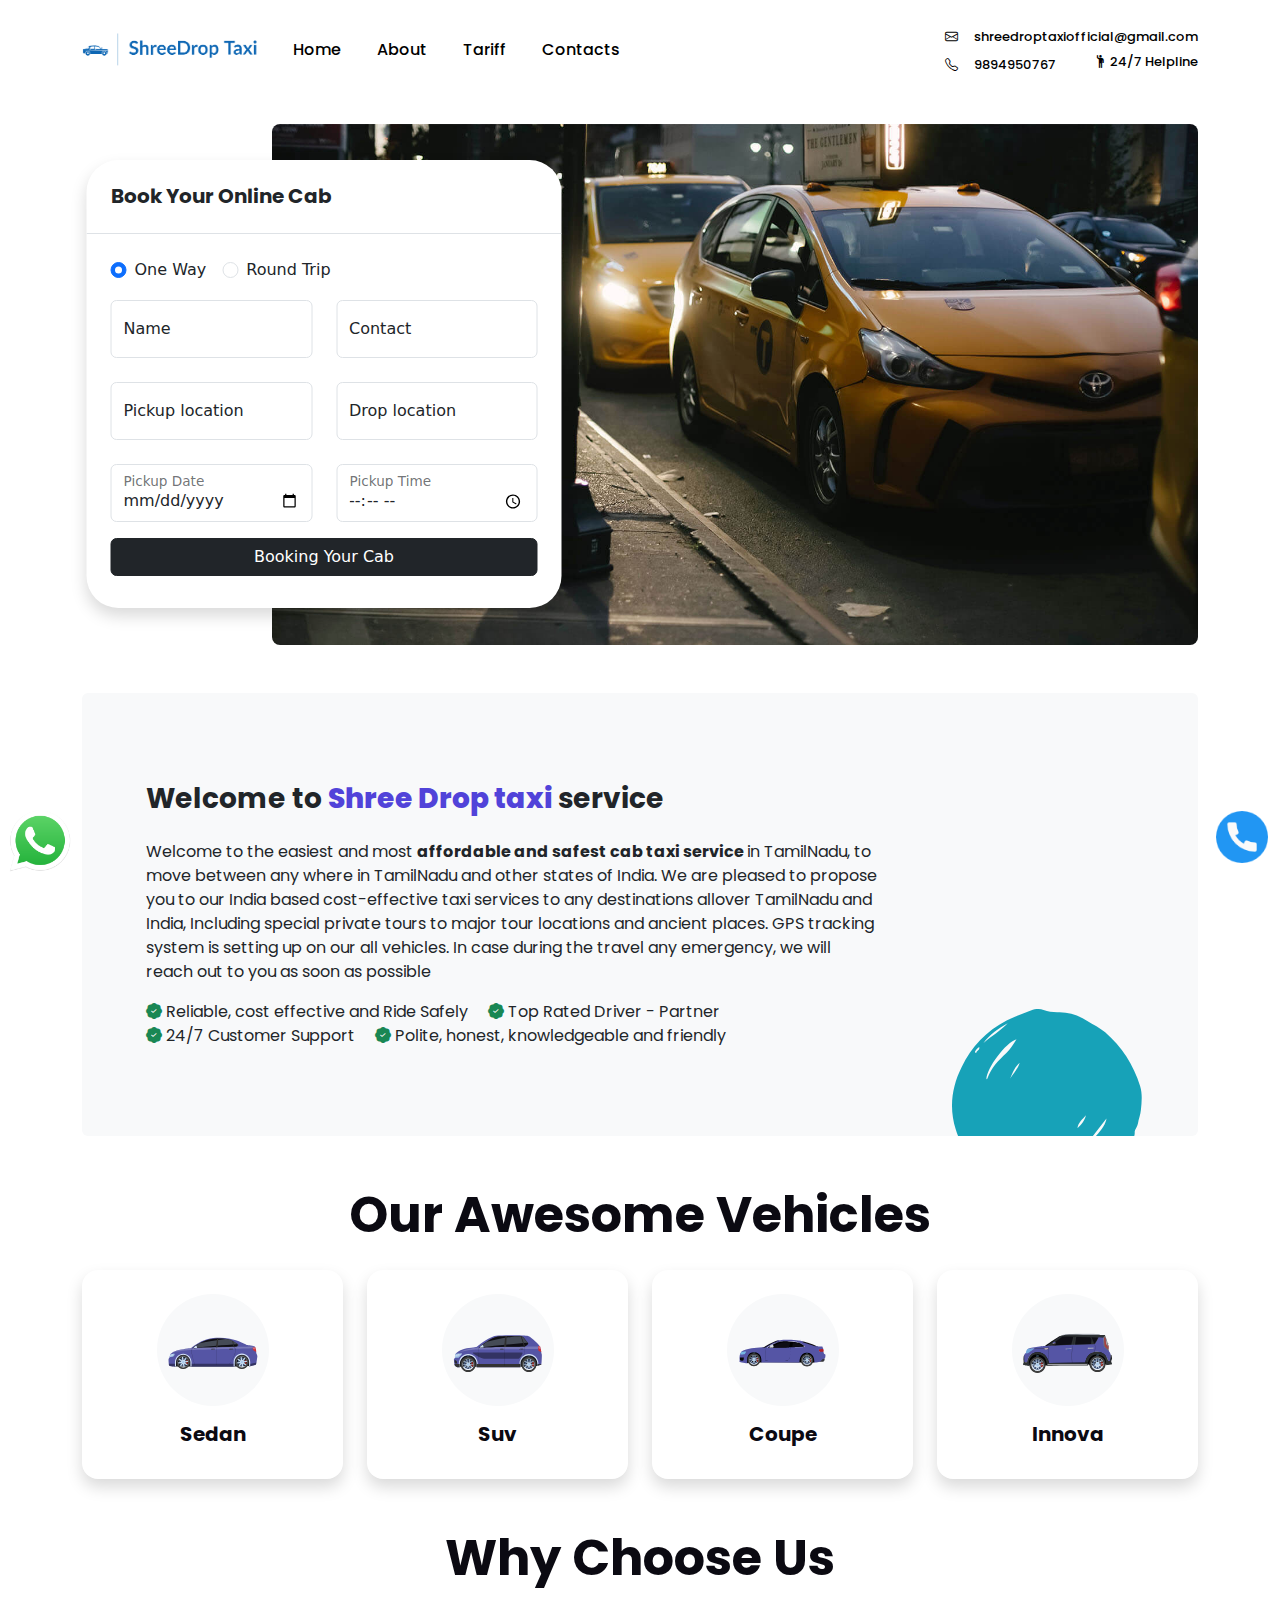
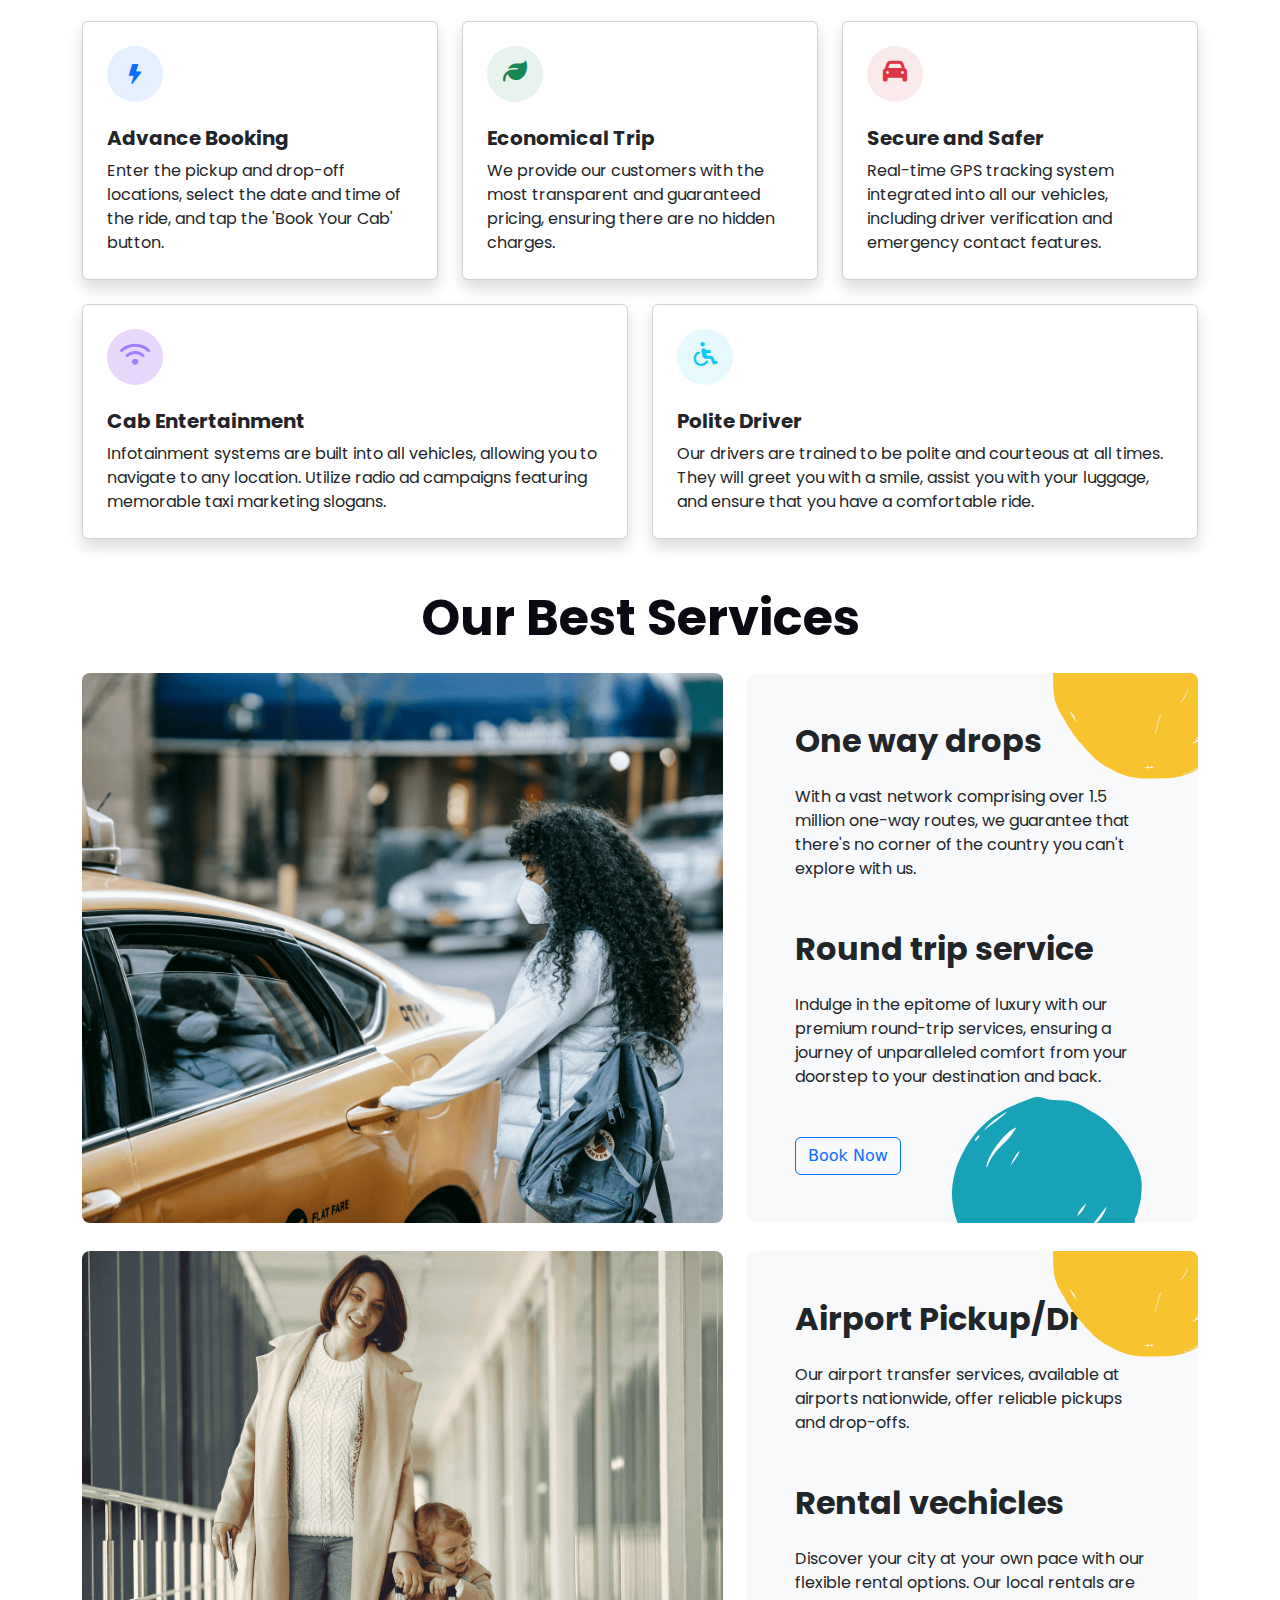
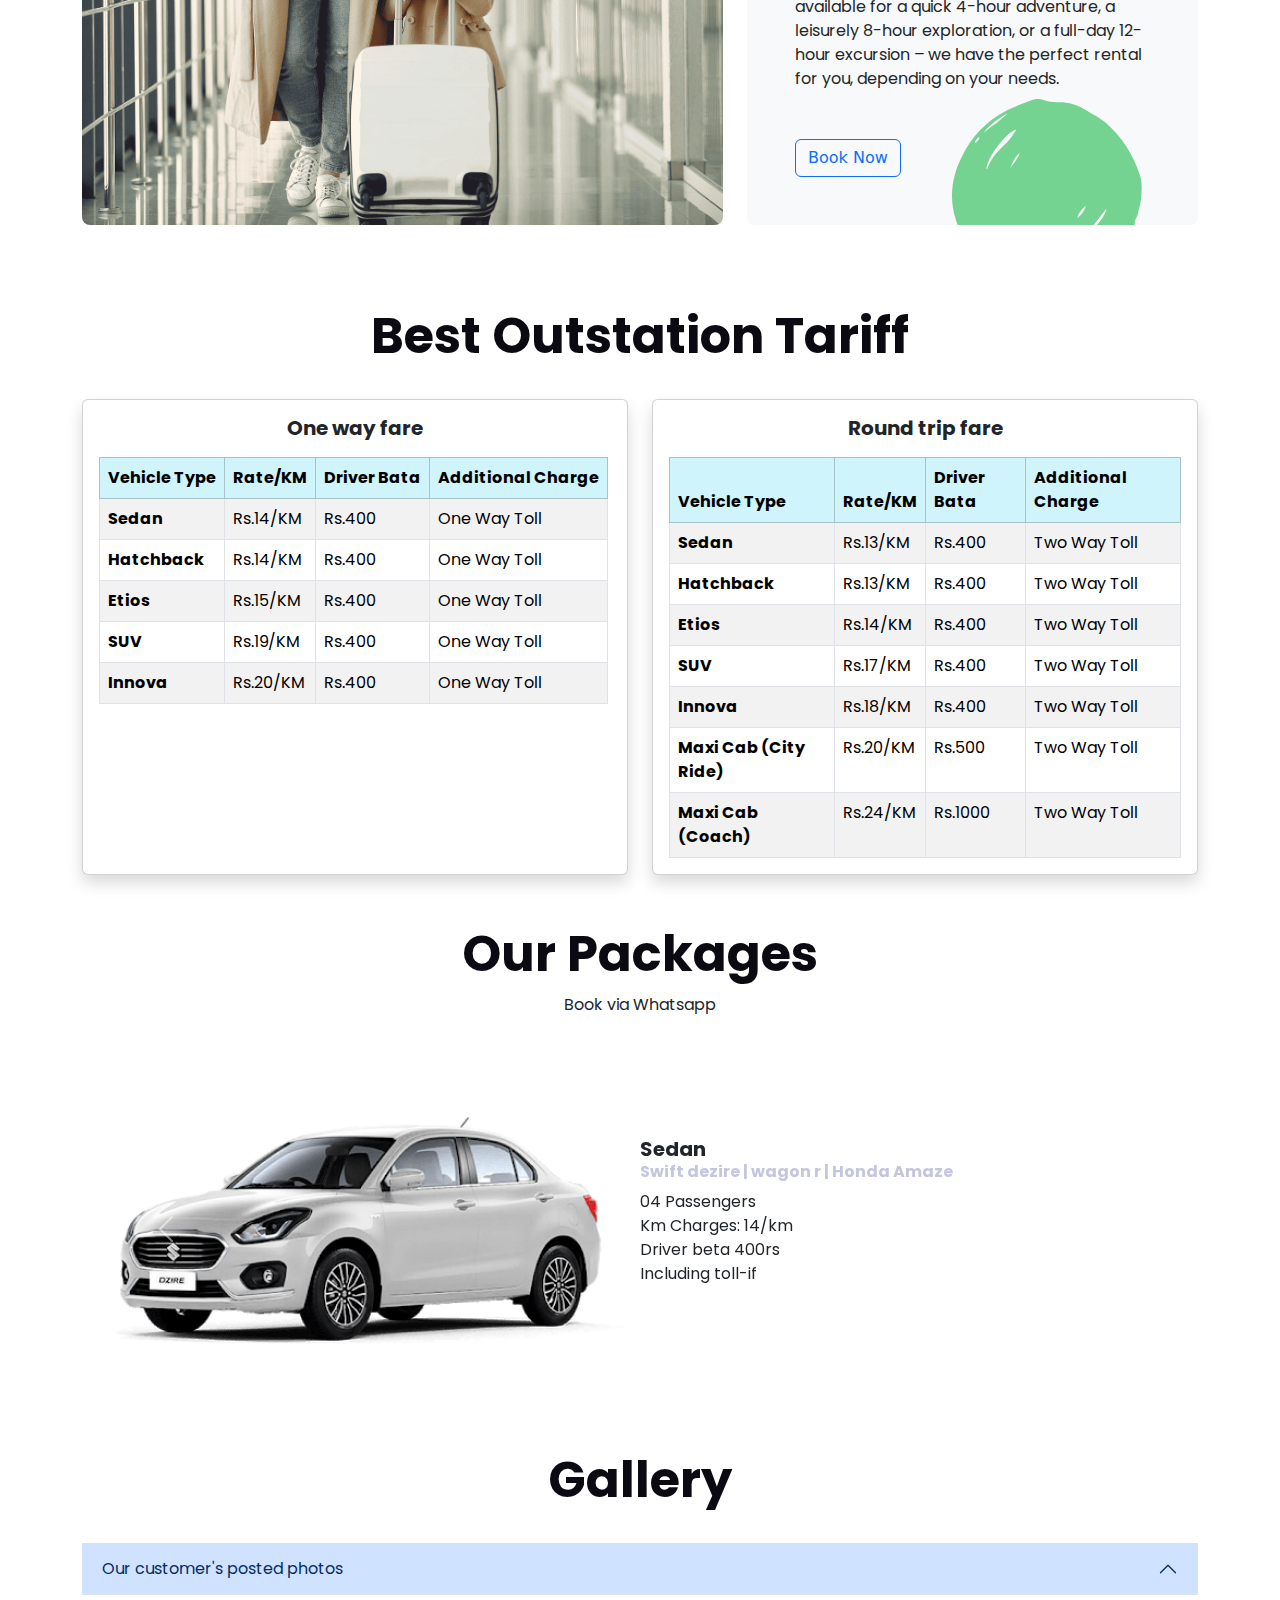
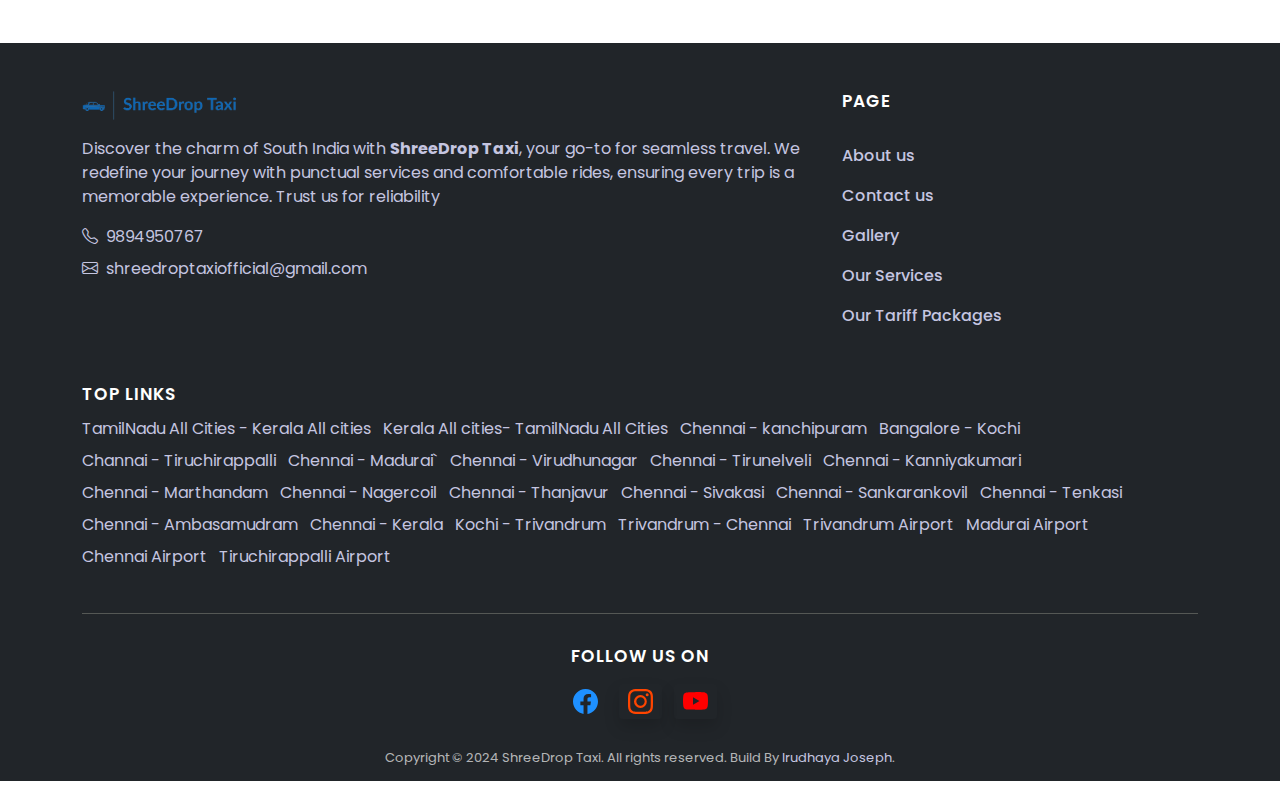
<file: index.html>
<!DOCTYPE html>
<html lang="en">
  <head>
    <title>Shree drop taxi | Online Taxi Booking Service in India</title>
    <!-- Meta Tags -->
    <meta charset="UTF-8" />
    <meta name="viewport" content="width=device-width, initial-scale=1" />
    <meta
      name="description"
      content="shreedroptaxi.com|Drop taxi provides one way and round trip outstation taxi service at affordable price."
    />
    <meta
      name="keywords"
      content="Drop taxi, Drop Trips, One way Taxi ,One way Cabs,Intercity Drop Cabs, Drop Taxi Chennai, Online Cab Booking, Intercity Drop taxi Services, Online Taxi Booking, Airport Taxi Services, One way and Round Trips, Chennai to Bangalore Drop taxi, Chennai to Vellore Drop taxi, Chennai to Pondicherry Drop taxi, Chennai to Bangalore Taxi, Chennai to Bangalore Cab, Chennai to Vellore Taxi, Chennai to Pondicherry Taxi, Chennai to Bangalore Cabs, Chennai to Vellore Cabs, Chennai to Pondi Cabs, Chennai to Coimbatore Drop taxi, Chennai to Trichy Taxi, Chennai to Salem Taxi, Chennai to Neyveli Taxi, Chennai to Neyveli Cabs, Out Station Taxi service, Chennai to  Trichy Cab, chennai to  Neyveli cab, Chennai to  Trichy taxi, Chennai to  Neyveli taxi, Chennai to  Madurai Taxi, Chennai to  Madurai Cab, droptaxi trichy, drop taxi, drop taxi coimbatore"
    />

    <!-- Favicon -->
    <link rel="shortcut icon" href="assets/icons/favicon.ico" />
    <link
      rel="stylesheet"
      href="https://fonts.googleapis.com/css2?family=DM+Sans:wght@400;500;700&amp;family=Poppins:wght@400;500;700&amp;display=swap"
    />

    <link
      rel="stylesheet"
      type="text/css"
      href="assets/font-awesome/font-awesome.min.css"
    />

    <link
      rel="stylesheet"
      type="text/css"
      href="assets/font-awesome/css/all.min.css"
    />

    <link
      rel="stylesheet"
      type="text/css"
      href="assets/bootstrap/bootstrap.min.css"
    />

    <link
      rel="stylesheet"
      type="text/css"
      href="assets/bootstrap/bootstrap-icons/bootstrap-icons.css"
    />

    <link rel="stylesheet" type="text/css" href="assets/css/index.css" />
    <!-- Google tag (gtag.js) -->
    <script
      async
      src="https://www.googletagmanager.com/gtag/js?id=AW-16508128936"
    ></script>
    <script>
      window.dataLayer = window.dataLayer || [];
      function gtag() {
        dataLayer.push(arguments);
      }
      gtag("js", new Date());

      gtag("config", "AW-16508128936");
    </script>
  </head>
  <body>
    <!-- Page content -->
    <main>
      <!-- Banner -->
      <!-- <div class="alert alert-light" role="alert">
        A simple light alert—check it out!
      </div> -->
      <!-- Navigation Bar -->
      <div id="headerContent"></div>
      <header class="navbar-light header-sticky">
        <nav class="navbar navbar-expand-xl">
          <div class="container">
            <a class="navbar-brand" href="index.html">
              <img
                class="light-mode-item navbar-brand-item"
                src="assets/icons/brand1.png"
                alt="logo"
              />
            </a>
            <button
              class="navbar-toggler"
              type="button"
              data-bs-toggle="collapse"
              data-bs-target="#navBarTaxi"
              aria-controls="navBarTaxi"
              aria-expanded="false"
              aria-label="Toggle navigation"
            >
              <span class="navbar-toggler-icon"></span>
            </button>
            <div class="navbar-collapse navbar-taxi collapse" id="navBarTaxi">
              <ul class="navbar-nav me-auto mb-2 mb-lg-0">
                <li class="nav-item">
                  <a
                    class="nav-link active"
                    aria-current="page"
                    href="#bookingHomeID"
                    >Home</a
                  >
                </li>
                <li class="nav-item">
                  <a class="nav-link" href="#aboutTaxiID">About</a>
                </li>
                <li class="nav-item">
                  <a class="nav-link" href="#tariffTaxiID">Tariff</a>
                </li>
                <li class="nav-item border-0">
                  <a class="nav-link" href="#contactTaxiID">Contacts</a>
                </li>
              </ul>
            </div>

            <div class="contactDesktopView">
              <ul class="me-auto mb-2 mb-lg-0">
                <li class="nav-item">
                  <a
                    href="mailto:shreedroptaxiofficial@gmail.com"
                    class="text-body-secondary text-decoration-non text-primary-hover"
                    ><i class="bi bi-envelope me-3"></i
                    >shreedroptaxiofficial@gmail.com</a
                  >
                </li>
                <li class="nav-item mt-1">
                  <a
                    href="tel:+919894950767"
                    class="text-body-secondary text-decoration-non"
                    ><i class="bi bi-telephone me-3"></i>9894950767</a
                  >
                  <span
                    class="text-body-secondary text-decoration-non float-end"
                    ><i class="bi bi-person-raised-hand"></i> 24/7
                    Helpline</span
                  >
                </li>
              </ul>
            </div>
          </div>
        </nav>
      </header>
      <!-- Booking page -->
      <section class="pt-0 pt-lg-4">
        <div class="container">
          <div class="row">
            <div class="col-lg-10 ms-auto position-relative" id="bookingHomeID">
              <img
                src="assets/home.jpg"
                class="img-fluid rounded-3 home-page-bg"
                alt="home-page-img"
              />
              <div
                class="col-11 col-sm-10 col-lg-8 col-xl-6 position-lg-middle ms-lg-8 ms-xl-7"
              >
                <div
                  class="card rounded-5 shadow pb-0 mt-n7 mt-sm-n8 mt-lg-0 border-0"
                >
                  <div class="card-header border-bottom p-3 p-sm-4">
                    <h5 class="card-title mb-0 fw-bold">
                      Book Your Online Cab
                    </h5>
                  </div>
                  <form
                    novalidate
                    id="formIdDropTaxi"
                    class="card-body form-control-border p-3 p-sm-4"
                  >
                    <div
                      class="nav nav-tabs border-0"
                      id="cabOneTab"
                      role="tablist"
                    >
                      <div
                        class="form-check form-check-inline active"
                        id="cab-one-way-tab"
                        data-bs-toggle="tab"
                        data-bs-target="#cab-one-way-trip"
                        type="button"
                        role="tab"
                        aria-controls="cab-one-way-trip"
                        aria-selected="true"
                      >
                        <input
                          checked
                          class="form-check-input"
                          type="radio"
                          name="inlineRadioOptions"
                          id="inlineRadioOneWay"
                          value="One way cab details"
                        />
                        <!-- onchange="toggleElement()" -->
                        <label class="form-check-label" for="inlineRadioOneWay"
                          >One Way</label
                        >
                      </div>
                      <div
                        class="form-check form-check-inline"
                        id="cab-round-way-tab"
                        data-bs-toggle="tab"
                        data-bs-target="#cab-round-way-trip"
                        type="button"
                        role="tab"
                        aria-controls="cab-round-way-trip"
                        aria-selected="false"
                      >
                        <input
                          class="form-check-input"
                          type="radio"
                          name="inlineRadioOptions"
                          id="inlineRadioRound"
                          value="Round trip cab details"
                        />
                        <!-- onchange="toggleElement()" -->
                        <label class="form-check-label" for="inlineRadioRound"
                          >Round Trip</label
                        >
                      </div>
                    </div>

                    <div class="tab-content mt-3" id="cabOneTabContent">
                      <div
                        class="tab-pane fade show active"
                        id="cab-one-way-trip"
                        role="tabpanel"
                        aria-labelledby="cab-one-way-tab"
                        tabindex="0"
                      >
                        <div class="row g-2 g-md-4">
                          <div class="col-md-6 position-relative">
                            <div class="form-floating">
                              <input
                                required
                                type="text"
                                class="form-control"
                                name="floatingInputName"
                                id="floatingInputName"
                                placeholder="Enter name"
                              />
                              <label for="floatingInputName">Name</label>
                            </div>
                          </div>
                          <div class="col-md-6 text-md-end">
                            <div class="form-floating">
                              <input
                                required
                                type="number"
                                class="form-control"
                                name="floatingInputContact"
                                id="floatingInputContact"
                                placeholder="Enter number"
                              />
                              <!-- min="10" -->
                              <!-- onKeyPress="if(this.value.length==10) return false" -->
                              <label for="floatingInputContact">Contact</label>
                            </div>
                          </div>
                          <div class="col-md-6">
                            <div class="form-floating">
                              <input
                                required
                                type="text"
                                class="form-control"
                                id="floatingInputPickupOne"
                                name="floatingInputPickupOne"
                                placeholder="select location"
                              />
                              <!-- onkeypress="func_v(this.value)" -->
                              <label for="floatingInputPickupOne"
                                >Pickup location</label
                              >
                            </div>
                          </div>
                          <div class="col-md-6 text-md-end">
                            <div class="form-floating">
                              <input
                                required
                                type="text"
                                class="form-control"
                                id="floatingInputDropOne"
                                name="floatingInputDropOne"
                                placeholder="select location"
                              />
                              <label for="floatingInputDropOne"
                                >Drop location</label
                              >
                            </div>
                          </div>
                          <div class="col-md-6">
                            <div class="form-floating mb-3">
                              <input
                                required
                                type="date"
                                class="form-control"
                                id="floatingInputPickupDateOne"
                                name="floatingInputPickupDateOne"
                                placeholder="Select Date"
                              />
                              <label for="floatingInputPickupDateOne"
                                >Pickup Date</label
                              >
                            </div>
                          </div>
                          <div class="col-md-6 text-md-end">
                            <div class="form-floating mb-3">
                              <input
                                required
                                type="time"
                                class="form-control"
                                id="floatingInputPickupTimeOne"
                                name="floatingInputPickupTimeOne"
                                placeholder="Select Time"
                              />
                              <label for="floatingInputPickupTimeOne"
                                >Pickup Time</label
                              >
                            </div>
                          </div>
                        </div>
                      </div>
                      <div
                        class="tab-pane fade"
                        id="cab-round-way-trip"
                        role="tabpanel"
                        aria-labelledby="cab-round-way-tab"
                        tabindex="1"
                      >
                        <div class="row g-2 g-md-4">
                          <div class="col-md-6 position-relative">
                            <div class="form-floating">
                              <input
                                required
                                type="text"
                                class="form-control"
                                id="floatingInputRoundName"
                                name="floatingInputRoundName"
                                placeholder="Enter name"
                              />
                              <label for="floatingInputRoundName">Name</label>
                            </div>
                          </div>
                          <div class="col-md-6 text-md-end">
                            <div class="form-floating">
                              <input
                                required
                                type="number"
                                class="form-control"
                                id="floatingInputRoundContact"
                                name="floatingInputRoundContact"
                                placeholder="Enter number"
                              />
                              <label for="floatingInputRoundContact"
                                >Contact</label
                              >
                            </div>
                          </div>
                          <div class="col-md-6">
                            <div class="form-floating">
                              <input
                                required
                                type="text"
                                class="form-control"
                                id="floatingInputRoundPickup"
                                name="floatingInputRoundPickup"
                                placeholder="select location"
                              />
                              <label for="floatingInputRoundPickup"
                                >Pickup location</label
                              >
                            </div>
                          </div>
                          <div class="col-md-6 text-md-end">
                            <div class="form-floating">
                              <input
                                required
                                type="text"
                                class="form-control"
                                id="floatingInputRoundDrop"
                                name="floatingInputRoundDrop"
                                placeholder="select location"
                              />
                              <label for="floatingInputRoundDrop"
                                >Drop location</label
                              >
                            </div>
                          </div>
                          <div class="col-md-6">
                            <div class="form-floating">
                              <input
                                required
                                type="date"
                                class="form-control"
                                id="floatingInputRoundPickupDate"
                                name="floatingInputRoundPickupDate"
                                placeholder="Select Date"
                              />
                              <label for="floatingInputRoundPickupDate"
                                >Pickup Date</label
                              >
                            </div>
                          </div>
                          <div class="col-md-6 text-md-end">
                            <div class="form-floating">
                              <input
                                required
                                type="time"
                                class="form-control"
                                id="floatingInputRoundPickupTime"
                                name="floatingInputRoundPickupTime"
                                placeholder="Select Time"
                              />
                              <label for="floatingInputRoundPickupTime"
                                >Pickup Time</label
                              >
                            </div>
                          </div>
                          <div class="col-md-6">
                            <div class="form-floating mb-3">
                              <input
                                required
                                type="date"
                                class="form-control"
                                id="floatingInputRoundReturnDate"
                                name="floatingInputRoundReturnDate"
                                placeholder="Select Date"
                              />
                              <label for="floatingInputRoundReturnDate"
                                >Return Date</label
                              >
                            </div>
                          </div>
                          <div class="col-md-6 text-md-end">
                            <div class="form-floating mb-3">
                              <input
                                required
                                type="time"
                                class="form-control"
                                id="floatingInputRoundReturnTime"
                                name="floatingInputRoundReturnTime"
                                placeholder="Select Time"
                              />
                              <label for="floatingInputRoundReturnTime"
                                >Return Time</label
                              >
                            </div>
                          </div>
                        </div>
                      </div>
                    </div>
                    <div class="d-grid">
                      <button
                        type="submit"
                        value="Submit"
                        class="btn btn-dark mb-2"
                      >
                        Booking Your Cab
                      </button>
                    </div>
                  </form>
                </div>
              </div>
            </div>
          </div>
        </div>
      </section>
      <!-- Welcome banner page -->
      <section class="pt-0 pt-md-5 pt-lg-8">
        <div class="container position-relative">
          <div class="row" id="aboutTaxiID">
            <div class="col-12">
              <div
                class="bg-light rounded-2 position-relative overflow-hidden p-4 p-sm-5"
              >
                <!-- SVG decoration -->
                <div
                  class="spinner-grow"
                  style="width: auto; height: auto"
                  role="status"
                >
                  <figure
                    class="position-absolute top-0 start-50 translate-middle msn-9"
                  >
                    <svg
                      class="fill-warning"
                      width="191.7px"
                      height="211px"
                      viewBox="0 0 191.7 211"
                    >
                      <path
                        d="M183.4,105.8c0-0.8-0.1-1.4-0.2-2c-0.2-1-0.5-2-0.8-3c-0.3-1.5-1-2.9-1.5-4.3c-0.2-0.5-0.3-1-0.6-1.4 c-0.3-0.4-0.5-0.9-0.7-1.4c0-0.1-0.1-0.2-0.3-0.1c0.1,0.2,0,0.4,0.2,0.7c0.5,1.1,0.9,2.2,1.3,3.3c0.5,1.2,0.8,2.4,1.2,3.6 c0.2,0.7,0.4,1.3,0.6,2C182.7,104,182.8,104.9,183.4,105.8 M120.9,62.4c0.3,0,0.5,0.3,0.8,0.2c0.4-0.1,0.6-0.4,1-0.6 c0.5-0.3,0.6-0.7,0.6-1.2c0-0.4,0.3-0.3,0.5-0.4c0-0.8,0-1.6-0.8-2.2C122.4,59.6,121.1,60.7,120.9,62.4 M148.7,166.5 c-1.9,0.9-5.9,4.1-6.5,5.8c0.5-0.3,1.1-0.4,1.2-1c0.1-0.2,0.4-0.4,0.6-0.6c0.2-0.3,0.6,0,0.9-0.3c0.2-0.3,0.7-0.5,0.9-0.8 c0.2-0.5,0.7-0.5,1-0.8c0.2-0.3,0.5-0.7,0.9-0.8c0.4-0.2,0.4-0.7,0.9-0.7c0.5,0,0.4-0.7,0.8-0.6c0.4-0.5,1.1-0.7,1.5-1.2 c0.1-0.2,0.2-0.3,0-0.5c-0.5,0.1-0.9,0.5-1.3,0.8c-0.3,0-0.4-0.4-0.7-0.2c0,0-0.1,0-0.1,0.1C148.7,165.8,148.7,166.1,148.7,166.5  M159,171.3c-1.2,0.4-1.8,1.5-2.8,2.1c-1,0.6-1.9,1.4-2.9,2.2c-1,0.8-1.9,1.6-2.8,2.4c0.2,0.1,0.4,0.1,0.6,0 c0.7-0.7,1.8-0.6,2.3-1.5c0.7,0,1-0.6,1.4-0.9c0.3-0.3,0.7-0.4,1-0.4c0.3-0.5,0.6-0.8,1-1c0.4-0.2,0.6-0.7,1.1-0.8 c-0.3-0.7-0.3-0.7,0.7-1c0-0.2-0.3-0.2-0.2-0.5C158.6,171.7,158.8,171.5,159,171.3 M127.8,135.8c1.4-1.9,2.6-3.9,3.7-5.9 c1.3-2.5,2.5-5,3.8-7.4c0.1-0.3,0.2-0.5,0-0.8c-2.7,4.5-5,9.1-7.4,13.6C127.7,135.4,127.8,135.6,127.8,135.8 M38.9,72.2 c-0.4,0.4-0.8,0.8-1.2,1.2c-0.3,0.4-0.8,0.7-1.1,1.1c-0.5,0.5-0.8,1.2-1.3,1.7c-1,1-1.9,2.1-2.8,3.2c-1.4,1.7-2.4,3.7-3.6,5.6 c-0.3,0.4-0.5,0.9-0.7,1.4c3.7-4.5,6.8-9.5,10.8-13.8C39.1,72.5,39,72.3,38.9,72.2 M94.1,198.1c0.1,0.4,0.1,0.6,0.2,0.8 c-0.6,0-0.2,0.9-0.9,1c-0.7,0-1.4-0.1-2.2,0.2c-0.4,0.1-0.3,0.3-0.2,0.5c0.6,0,1.2,0.1,1.6-0.3c0.3,0.1,0.1,0.4,0.4,0.5 c0.8,0,1.6,0.2,2.3,0c0.8-0.3,1.5-0.1,2.2-0.2c0.8,0,1.5,0,2.3,0c0.2,0,0.4,0,0.6,0c0.1,0,0.1-0.1,0.2-0.1c0-0.2,0.1-0.4,0-0.6 c-0.7,0.3-0.7,0.2-1.2-0.2c-0.3-0.2,0-0.4,0-0.5c-0.1-0.4-0.6-0.2-0.9-0.4c-0.2-0.1,0.2-0.5-0.2-0.6c-0.2,0.4,0.2,0.9-0.4,1.2 c-0.6-0.3-0.6-0.3-1.1,0.4c0,0.3,0.5,0,0.5,0.4c-0.3,0-0.6,0.2-0.7-0.3c0-0.2-0.5-0.3-0.6-0.4c-0.3,0-0.3,0.3-0.5,0.2 c-0.3-0.2-0.3-0.6-0.5-0.8c0.1-0.2,0.4-0.3,0.4-0.5c-0.4-0.2-0.5,0.3-0.8,0.2C94.4,198.4,94.3,198.3,94.1,198.1 M101.9,167.3 c0-0.9,0.6-1.5,0.8-2.3c0.2-1,0.6-2,0.8-2.9c0.2-0.8,0.5-1.7,0.6-2.5c0.2-0.9,0.5-1.7,0.7-2.6c0.2-0.9,0.4-1.8,0.7-2.7 c0.2-0.5,0.4-1,0.5-1.5c0.1-0.6,0.2-1.2,0.5-1.7c0.3-0.5,0-1.3,0.7-1.7c0.2-0.1,0.1-0.4,0-0.6c0-0.1-0.2-0.2-0.1-0.3 c0.5-0.5,0.3-1.2,0.6-1.8c-0.2,0-0.4,0-0.5,0.3c-0.4,1.3-0.9,2.6-1.4,3.9c-0.1,0.5-0.4,0.9-0.3,1.4c-0.6,1-0.7,2.1-0.9,3.1 c-0.2,1.1-0.6,2.1-0.8,3.2c-0.6,2.3-1.1,4.7-1.9,7C102.1,166.1,101.4,166.6,101.9,167.3 M23.2,154c-0.1-0.3-0.2-0.6-0.4-0.8 c-0.1-0.1-0.3-0.1-0.4-0.3c-0.3-1.1-0.6-2.1-1-3.1c-0.2-0.5-0.3-1.1-0.7-1.5c-1.1-1.2-2.1-2.4-3.2-3.7c-0.1-0.1-0.3-0.2-0.3-0.4 c0-0.3-0.3-0.4-0.4-0.5c-0.1-0.1-0.2-0.4-0.6-0.4c0.7,1.7,1.6,3.2,2.5,4.7c0.9,1.4,1.7,2.9,2.7,4.2c0.4,0.6,0.8,1.3,1.1,2 c0,0.1,0.2,0.1,0.2,0.2C23,154.2,23.1,154.1,23.2,154 M90.5,85.8c0.5-0.1,0.4-0.6,0.7-0.8c0.3-0.2,0.5-0.6,0.8-0.9 c0.9-1.2,1.8-2.4,2.8-3.6c0.7-0.9,1.4-1.7,2-2.6c0.6-0.9,1.4-1.7,1.9-2.6c0.5-0.9,1.4-1.5,1.7-2.5c-0.6-0.4-1-0.4-1.5,0.1 c-0.7,0.8-1.3,1.7-1.9,2.5c-0.4,0.6-0.8,1.2-1.2,1.8c-0.9,1.1-1.6,2.3-2.4,3.5c-0.9,1.4-1.8,2.9-2.8,4.3 C90.5,85.3,90.4,85.5,90.5,85.8 M140.6,176.1c0.5-0.5,1.1-0.7,1.7-1c0.7-0.4,1.3-0.8,1.9-1.2c0.3-0.1,0.2-0.6,0.6-0.5 c0.6-1.2,1.7-1.9,2.8-2.7c0.1,0.1,0.3,0.2,0.4,0.3c0.1-0.1,0.2-0.2,0.3-0.3c-0.1-0.1-0.2-0.2-0.2-0.3c0.2-0.3,0.6,0.1,0.7-0.3 c-0.1-0.1-0.3-0.1-0.4-0.2c0-0.7,0-0.7,0.7-0.9c0.1,0,0.2-0.1,0.2-0.2c0-0.2-0.2-0.3-0.2-0.4c0.1-0.3,0.7-0.4,0.4-0.8 c-0.8,0.3-1.2,0.9-1.8,1.4c-0.7,0.5-1.4,1-2,1.6c-0.6,0.6-1.2,1.1-1.9,1.6c-0.7,0.6-1.5,1.1-2.2,1.7c-0.2,0.2-0.4,0.6-0.7,0.7 c-0.4,0.1-0.6,0.4-0.8,0.6c-0.3,0.3-0.5,0.5-0.8,0.8C139.7,176.4,140.2,175.5,140.6,176.1 M130.5,206.4c0.2,0.2,0.5,0.1,0.7,0 c1-0.4,2-0.7,3-1.1c1.8-0.6,3.5-1.4,5.2-2.2c2.9-1.3,5.8-2.8,8.5-4.4c1.2-0.7,2.3-1.4,3.5-2.2c1.2-0.8,2.4-1.7,3.6-2.6 c1.2-0.8,2.2-1.7,3.3-2.6c0.9-0.7,1.7-1.6,2.7-2.2c0.2-0.1,0.4-0.3,0.5-0.5c0.2-0.2,0.4-0.3,0.5-0.5c-0.3-0.2-0.4,0-0.5,0.1 c-0.5,0.6-1.1,1-1.7,1.4c-1.4,1-2.7,2.2-4.1,3.2c-0.7,0.6-1.5,1.2-2.2,1.7c-1.8,1.1-3.4,2.3-5.2,3.3c-2.4,1.4-4.8,2.7-7.2,4.1 c-0.6,0.3-1.2,0.4-1.8,0.7c-1.2,0.7-2.5,1.3-3.8,1.8c-1,0.3-1.9,0.9-2.9,1.2C131.8,205.8,131.1,206,130.5,206.4 M10.6,79.8 c0.1-0.1,0.3-0.3,0.4-0.4c-0.3-0.2-0.3-0.5-0.4-0.8c0.2-0.5,0.8,0.1,0.9-0.5c-0.1-0.2-0.4,0-0.5-0.3c-0.1-0.4,0.2-0.7,0.4-1 c0.2-0.1,0.4,0.1,0.6-0.1c-0.2-0.3-0.4-0.5-0.1-0.8c0.4-0.6,0.6-1.5,1.2-1.9c0.2-0.2,0.1-0.5,0.4-0.7c-0.2-0.6,0.3-1,0.5-1.4 c0.8-1.4,1.6-2.8,2.4-4.1c1.2-1.8,2.3-3.5,3.6-5.2c0.9-1.1,1.7-2.4,2.8-3.4c0.2-0.2,0.2-0.3,0-0.4c-4.4,3.8-7.5,8.7-10,13.9 c-0.2-0.2-0.3-0.3-0.5-0.2c-0.2,0.4-0.3,0.8-0.6,1.2c-0.3,0.5-0.3,0.8,0,1.2c-0.2,0.5-0.5,0.9-0.6,1.2c-0.2,0-0.5,0-0.5,0.1 c-0.3,0.6-0.8,1.1-0.6,1.8c-0.5,0-0.5,0.5-0.7,0.7c0.2,0.4-0.6,0.7-0.1,1.2c0.3,0.4,0.1,0.7-0.3,0.9c-0.1-0.1-0.1-0.1-0.2-0.2 c0,0.4-0.5,0.5-0.3,0.9c0.2,0.2,0.3-0.3,0.5,0C8.6,82,8.4,82.7,8,83.3c-0.2,0.4-0.2,0.7-0.1,1.1c0.3-0.5,0.3-1,0.9-1.2 c-0.2-0.2-0.4-0.3-0.1-0.6c0.2-0.3,0.5-0.2,0.8-0.3c0.1,0,0.1-0.1,0.1-0.2c-0.1-0.1-0.3-0.1-0.5-0.2c0.5-0.9,0.8-1.8,1.4-2.6 C10.5,79.6,10.5,79.7,10.6,79.8 M21.4,74.7c0.9-0.5,1.3-1.4,2-2c0.5-0.5,1-1.2,1.5-1.8c0.5-0.7,1.1-1.2,1.6-1.9 c0.7-1,1.5-1.9,2.3-2.8c0.2-0.2,0.5-0.4,0.7-0.7c0.3-0.7,1-1.1,1.5-1.7c0.5-0.6,0.8-1.3,1.4-1.7c0.2-0.1,0.4-0.1,0.5-0.4 c0.7-1,1.8-1.7,2.4-2.8c0.5-0.1,0.5-0.6,0.8-0.9c0.3-0.3,0.6-0.6,0.9-0.9c-0.6-0.3-0.7,0.3-1,0.4c-1.2,0.7-2.3,1.5-3.4,2.5 c-2,1.8-3.8,3.9-5.5,6c-0.4,0.5-0.9,1-1.3,1.5c-1.3,1.8-2.6,3.7-3.9,5.6C21.8,73.6,21.6,74,21.4,74.7 M65.2,30.8 c-0.5-0.4-0.8-0.2-1.1,0.1v0.8c-0.7,0-0.6,1-1.2,1.3c-0.6,0.2-1,0.8-1.4,1.3c0.1,0.3,0.5,0.1,0.6,0.4c0.4-0.4,0.7-0.9,1.3-0.8v-0.6 c0.5-0.1,0.8-0.5,1.1-0.8c0.3-0.3,0.9-0.3,0.9-0.9c0.6,0.1,0.6-0.6,1-0.8c0.4-0.2,0.7-0.6,1-0.9c0.3-0.3,0.6-0.8,0.9-1.1 c0.3-0.3,0.5-0.7,0.9-1c0.4-0.3,0.9-0.4,1-0.9c0.2-0.5,0.6-0.7,1-0.9c-0.2-0.8,0.4-0.8,1-0.9c-0.1-0.1-0.2-0.2-0.2-0.2 c0-0.3,0.3-0.1,0.4-0.3c0.2-0.5,0.5-1.1,1-1.4c0.6-0.3,0.8-0.9,1.3-1.3c1.7-1.7,3.4-3.3,5.2-4.9c0.1-0.1,0.2-0.3,0.4-0.3 c0.8-0.2,1.2-0.8,1.8-1.3c0.6-0.5,1.2-1.1,1.8-1.5c1-0.6,1.9-1.2,2.7-2c0.2,0.1,0.2,0.2,0.3,0.2c0.5-0.4,0.8-1,1.3-1.1 c0.6-0.1,0.8-0.6,1.4-1c-1.2,0.1-1.2,0.1-1.8,0.7c-0.4-0.3-0.8,0.3-1.2,0c-0.1,0.4,0,1-0.8,1c-0.1,0-0.3,0.1-0.3,0.2 c-0.3,0.8-1.1,1-1.7,1.4c-0.5,0.4-1,0.8-1.6,0.6c-0.3,0.6-0.6,1-1.1,1.2c-0.1-0.1-0.2-0.2-0.3-0.3c-0.1,0.3-0.3,0.6-0.4,0.9 c-0.4,0-0.8,0.2-1.1,0.4v0.5c-0.4,0.1-0.6,0.3-0.8,0.6c-0.2,0.2-0.6,0.2-0.7,0.7c-0.1,0.3-0.5,0.5-0.7,0.8c-0.3,0.1-0.6-0.1-0.9,0.1 c0.2,0.1,0.4,0.1,0.7,0.3c-0.7,0-0.7,0.5-0.9,0.8c-0.5,0.4-0.9,0.9-1.4,1.4c0.2,0.5-0.5,0.2-0.5,0.6c0,0.5-0.6,0-0.7,0.4 c0.1,0.1,0.1,0.2,0.1,0.1c-0.6,0.6-1.1,1.1-1.7,1.7c-0.1,0.2-0.2-0.3-0.4-0.1c-0.3,0.3,0.6,0.5,0.1,0.8c-0.2,0-0.2-0.3-0.4-0.1 c-0.1,0.2,0.1,0.5-0.2,0.7c-0.1-0.2-0.3-0.3-0.4-0.3C70,25,70,25.1,70,25.2c0,0.5-0.1,1-0.7,1.2c0,0.5-0.5,0.5-0.8,0.8 c-0.2,0.3-0.6,0.5-0.8,0.9C67.1,29.1,66,29.8,65.2,30.8 M1.2,100.8c-0.3-0.2-0.3-0.6-0.2-0.9c0.6-1.7,0.8-3.5,1.3-5.2 C2.6,93.9,2.8,93,3,92c0.1-0.8,0.5-1.4,0.6-2.2C3.7,89,4,88.2,4.2,87.4c0.2-0.7,0.5-1.3,0.7-2c0.3-1,0.6-2,1-3 c0.2-0.6,0.4-1.3,0.8-1.8c0.1-0.1,0.1-0.3,0.1-0.4c0.2-0.6,0.4-1.2,0.7-1.8c0.6-1.2,1.1-2.5,1.7-3.7c0.5-0.9,0.9-1.8,1.3-2.6 c0.4-0.8,0.8-1.7,1.3-2.5c1-1.9,2.2-3.8,3.5-5.6c1-1.4,2.1-2.7,3.2-4c0.9-1.1,1.8-2.1,2.9-3c0.8-0.7,1.6-1.6,2.5-2.2 c0.8-0.6,1.7-1.3,2.5-1.9c1.9-1.4,3.9-2.8,5.9-4.1c1.2-0.8,2.4-1.5,3.6-2.3c1.4-0.9,2.8-1.6,4.2-2.5c0.8-0.5,1.7-1,2.6-1.4 c0.8-0.5,1.7-0.8,2.5-1.3c0.8-0.5,1.7-0.9,2.5-1.3c0.8-0.4,1.5-1,2.5-1.1c0.4-0.7,1.2-0.7,1.8-1c0.6-0.3,1.2-0.6,1.8-1 c0.6-0.4,1.2-0.7,1.8-1.1c1.2-0.7,2.3-1.5,3.5-2.2c0.7-0.4,1.2-1.1,1.9-1.5c1.3-0.9,2.4-2,3.5-3.1c0.4-0.5,0.9-0.9,1.4-1.2 c0.4-0.2,0.4-0.7,0.8-1c0.6-0.5,1-1,1.6-1.5c0.2-0.2,0.3-0.3,0.3-0.6c0.3,0,0.4,0,0.6-0.1c0.2-0.2-0.1-0.2-0.1-0.3 c0.2-0.2,0.3-0.5,0.7-0.6c0.3-0.1,0.3-0.5,0.5-0.7c0.6-0.4,0.7-1.3,1.5-1.5c0.2-0.7,0.8-1.1,1.2-1.7c0.2-0.3,0.5-0.5,0.8-0.6 c0.3-0.1,0.1-0.7,0.6-0.6c0.5-1.1,1.6-1.6,2.4-2.3c1.4-1.2,2.6-2.4,4.2-3.4c0.8-0.5,1.5-1.2,2.2-1.7c1.8-1.1,3.5-2.3,5.4-3.2 c0.8-0.4,1.5-0.9,2.3-1.3c1.7-0.8,3.3-1.5,5.1-2.2c0.3-0.1,0.6-0.3,1-0.2c0.4,0.1,0.6-0.4,0.9-0.5c0.4-0.1,0.9-0.1,1.3-0.3 c0.2-0.1,0.7-0.2,1-0.3c0.9-0.5,2-0.4,2.9-0.9c0.3-0.2,0.8-0.1,1.1-0.1c1.2-0.1,2.4-0.7,3.6-0.6c0.7,0,1.3-0.1,1.9-0.4 c0.2-0.1,0.4-0.2,0.6-0.1c0.6,0.2,1.1,0,1.6,0c0.6,0,1.1-0.3,1.7-0.2c0.6,0,1.3,0.2,1.8,0c1-0.3,2-0.2,3-0.2c0.5,0,1-0.2,1.5,0.2 c0.2,0.2,0.5-0.5,0.8-0.1c0.2,0.2,0.5,0.2,0.7,0c0.3-0.1,0.6,0.3,0.8,0.1c0.2-0.2,0.6-0.4,0.7-0.2c0.2,0.4,0.6-0.1,0.7,0.2 c0,0,0.1,0,0.1,0c1.1-0.1,2.1,0.3,3.2,0.3c0.6,0,1.3,0.1,1.9,0.3c0.6,0.2,1.2,0.3,1.8,0.4c1,0.2,2,0.6,3,0.8c0.3,0,0.3,0.7,0.8,0.3 c0.2,0.4,0.6,0.1,0.9,0.2c0.2,0.1,0.4,0.3,0.6,0.5c0.6-0.1,1.1,0.2,1.7,0.4c1.1,0.4,2.2,0.9,3.3,1.5c1.4,0.8,2.9,1.5,4.1,2.8 c0.2,0.3,0.5,0,0.8,0.2c1.3,1.2,2.8,2.2,3.9,3.6c0.5,0.6,1.2,1,1.7,1.6c1,1.2,2.1,2.3,3,3.6c0.5,0.8,1.1,1.6,1.7,2.4 c1.1,1.7,2.1,3.4,2.8,5.3c0.5,1.4,1,2.8,1.4,4.3c0.1,0.5,0.1,1,0.2,1.5c0.2,0.5,0.2,0.9,0.2,1.4c0,0.4,0.3,0.6,0.3,1 c-0.1,0.3-0.1,0.7,0.2,1c0.1,0.2,0,0.5,0,0.8c0,0.4,0.1,0.8,0,1.2c-0.1,0.3,0.4,0.6,0,0.9c0.4,0.3,0.2,0.7,0.2,1.1 c0,0.4,0,0.7,0,1.1v1.2c0,0.4-0.1,0.8,0,1.1c0.2,0.6,0.1,1.3,0.2,1.9c0.1,0.7,0.1,1.5,0,2.2c0,0.6,0.4,1.2,0.3,1.9 c-0.1,0.6-0.2,1.3,0,1.9c0.2,0.7,0,1.4,0.3,2c0.3,0.7,0,1.4,0.2,2c0.4,1.4,0.4,2.8,0.8,4.2c0.5,1.7,0.7,3.5,1.3,5.2 c0.4,1.1,0.8,2.2,1.1,3.3c0.4,1.1,0.9,2.1,1.5,3.2c0.7,1.3,1.5,2.5,2.4,3.6c0.9,1.2,1.9,2.2,2.8,3.3c0.4,0.5,0.9,1,1.3,1.5 c0.4,0.6,1.1,1,1.5,1.6c1.1,1.5,2.5,2.6,3.5,4.2c1.7,1.6,2.7,3.6,4.1,5.4c0.7,0.9,1.2,1.9,1.7,2.9c1,1.6,1.8,3.3,2.6,5 c0.8,1.6,1.4,3.2,1.9,4.8c0.4,1.2,0.7,2.4,1.1,3.6c0.2,0.5-0.1,1,0.3,1.4c0,1.1,0.6,2.2,0.5,3.3c0.4,0.7,0.3,1.4,0.2,2.1 c0,0.5,0.4,0.9,0.3,1.5c-0.1,0.5-0.2,1.1,0,1.6c0.3,0.8,0.2,1.7,0.2,2.5c0,1.9,0,3.8,0,5.7c0,0.6,0.2,1.3-0.1,1.9 c-0.3,0.5,0.1,1.2-0.3,1.7c-0.1,0.2,0.2,0.3,0.2,0.6c-0.1,0.5,0.2,1.1-0.2,1.6c-0.3,0.4,0.1,1-0.3,1.5c-0.2,0.3,0.6,0.7,0,1 c0.1,0.7-0.1,1.3-0.2,2c-0.1,0.5,0.2,1.1-0.2,1.6c-0.3,0.5,0.2,1.1-0.3,1.6c0.2,0.8-0.3,1.5-0.3,2.3c0,0.6-0.2,1.2-0.3,1.8 c-0.2,0.9-0.4,1.9-0.6,2.8c-0.1,0.3-0.2,0.7-0.3,1c-0.1,0.2-0.3,0.3-0.3,0.5c0,1.5-0.5,2.9-1,4.3c-0.3,0.8-0.5,1.7-0.9,2.6 c-0.1,0.2-0.1,0.6-0.3,0.8c-0.5,0.6-0.7,1.4-0.9,2.2c-0.1,0.4-0.3,0.8-0.5,1.1c0,0.1-0.2,0.1-0.2,0.2c0,1.1-0.7,1.9-1.1,2.8 c-0.4,0.9-1,1.7-1.3,2.6c-0.8,1.8-1.9,3.4-2.7,5.2c-0.3,0.6-0.7,1.1-0.9,1.5c-0.1,0.4,0.2,0.4,0.2,0.8c-0.1,0.3-0.3,0.4-0.7,0.5 c0.2,0.9-0.5,1.5-0.9,2.1c-0.9,1.6-1.9,3.1-3,4.6c-0.7,1-1.4,2-2.2,2.9c-2.6,2.9-5.3,5.6-8.1,8.3c-1.1,1-2.1,2.1-3.3,3 c-1,0.8-1.9,1.7-2.9,2.4c-2.3,1.8-4.7,3.5-7.1,5.1c-1.9,1.2-3.8,2.3-5.8,3.4c-1.2,0.7-2.5,1.4-3.8,1.9c-2.1,1-4.2,1.9-6.3,2.7 c-2,0.8-4.1,1.2-6.1,2.1c-1.3,0-2.5,0.8-3.8,0.8c-0.6,0.4-1.3,0.3-1.9,0.4c-0.6,0.1-1.3,0.4-2,0.3c-0.3,0-0.6,0.3-1,0.2 c-0.3-0.1-0.7-0.1-1,0.2c-0.3-0.4-0.5,0.2-0.8,0.1c-0.3-0.1-0.8-0.1-1.1,0c-0.8,0.3-1.6,0-2.3,0.3c-0.8,0.3-1.5,0-2.2,0.2 c-0.9,0.3-1.7-0.2-2.5,0c-0.1,0-0.2-0.1-0.3-0.2c-0.2,0.1-0.1,0.3-0.2,0.4c-0.3-0.2-0.5-0.4-0.8-0.4c-0.3-0.1-0.7,0-1.2,0 c-0.2,0.2-0.4,0.5-0.6,0.8c-0.5-0.1-0.9,0.1-1.3-0.2c-0.2-0.1-0.6,0.1-0.9,0.1c-0.4,0.1-0.8-0.4-1.1-0.2c-0.4,0.3-0.8,0.2-1.2,0.2 c-3.5,0-7.1,0-10.6,0c-0.4,0-0.8,0.2-1.1-0.2c-0.4,0.6-0.7-0.1-1.1,0c-0.4,0.1-0.7-0.1-1.1-0.2c-0.6-0.2-1.4,0-2.1-0.1 c-0.5,0-0.9,0.1-1.4-0.2c-0.4-0.2-0.9-0.1-1.4-0.2c-0.6-0.1-1.2-0.3-1.8-0.3c-0.4,0-0.8,0-1.3-0.2c-0.3-0.2-0.8,0.1-1.1-0.3 c-0.8,0-1.6-0.3-2.4-0.5c-1.9-0.4-3.7-1-5.6-1.6c-1.5-0.5-3.1-1-4.6-1.6c-0.5-0.2-1-0.4-1.5-0.6c-1.7-0.8-3.5-1.5-5.1-2.4 c-1.4-0.8-2.9-1.6-4.3-2.5c-0.7-0.5-1.6-0.8-2.4-1.3c-1.8-1.1-3.7-2.2-5.4-3.4c-1.5-1.1-3.1-2.1-4.4-3.4c-0.3-0.4-0.8-0.6-1.2-0.9 c-0.4-0.4-0.8-0.9-1.2-1.2c-0.6-0.4-1.1-1-1.6-1.4c-0.4-0.3-0.4-1-1.1-1.2c-0.5-0.1-0.5-0.9-1.1-1.1c-0.2-0.8-1-0.9-1.4-1.6 c-0.4-0.7-1-1.1-1.6-1.7c-0.5-0.5-1.2-1-1.6-1.7c-0.9-1.1-2-2-2.8-3.1c-0.8-1-1.9-1.9-2.5-3.1c-0.1-0.3-0.4-0.2-0.6-0.3 c-0.2-0.2-0.1-0.4-0.3-0.6c-0.7-0.7-1.3-1.4-2-2.2c-0.9-1.1-1.7-2.2-2.6-3.3c-1.4-1.7-2.6-3.5-3.8-5.3c-0.8-1.2-1.5-2.4-2.3-3.6 c-0.9-1.4-1.7-2.8-2.6-4.2c-0.6-1.1-1.2-2.2-1.8-3.3c-0.5-0.9-1-1.7-1.5-2.5c-0.7-1.2-1.4-2.3-2.1-3.5c-1-1.6-1.9-3.3-2.8-5.1 c-0.4-0.9-0.8-1.8-1.2-2.7c-0.2-0.6-0.4-1.2-0.7-1.8c-0.6-1.1-0.8-2.4-1.2-3.5c-0.1-0.4-0.2-0.8-0.3-1.2c-0.1-0.4-0.2-0.7-0.2-1.1 c-0.2-1.1-0.2-2.3-0.7-3.4c0-0.1,0-0.2,0-0.2c0.1-1.3-0.4-2.5-0.3-3.8c0.1-1.1-0.4-2.3-0.2-3.4c-0.4-0.7-0.1-1.4-0.3-2.1 c-0.4-1.8-0.2-3.7-0.2-5.5c0-1.8,0-3.7,0-5.5c0-1.3,0.3-2.5,0.5-3.8c0-0.3,0.2-0.6,0.2-0.9C0.7,101.7,0.9,101.2,1.2,100.8"
                      ></path>
                    </svg>
                  </figure>
                </div>

                <!-- SVG decoration -->
                <figure
                  class="position-absolute bottom-0 end-0 mbnn-n6 mbn-n5 d-none d-sm-block"
                >
                  <svg
                    class="fill-info"
                    width="189.7px"
                    height="182.4px"
                    viewBox="0 0 189.7 182.4"
                  >
                    <path
                      d="M27.2,37.9c-1.9,1.4-3.2,2.6-4,4.4c-0.2,0.5-0.5,1,0.1,1.4c0.3,0.2,1.1,0,1.1,0C24.5,41.4,28.1,41.2,27.2,37.9 M159.4,152.4c0.3,0.2,0.5,0.4,0.8,0.7c3.5-2.6,6.5-5.7,8.8-9.4c-1.7,1.2-3,2.8-4.5,4.2C162.8,149.5,161.1,150.9,159.4,152.4 M58.2,69.6c3.4-5.2,7.7-9.9,9.5-15.9C62.7,57.9,60.6,63.8,58.2,69.6 M133.9,106.2c-3.2,4-7.8,7.2-8.4,13 C129.3,115.5,132.8,111.6,133.9,106.2 M31.5,33.9c7.9-6.7,17-11.9,24.2-19.6C46.5,19.6,37.9,25.4,31.5,33.9 M154.5,109.5 c-7.4,9.6-14.7,18.9-21.9,28.2C146.6,125.7,153.4,116.8,154.5,109.5 M34.4,70.2c0.4-0.2,0.9-0.4,1-0.7C39,59,46.4,51.4,54.4,44 c4-3.6,6.6-8.5,10.1-13.8C53.4,33.8,34.8,59,34.4,70.2 M86.4,182.4c-42.1-0.7-70.8-24.4-82.7-62.1c-6.8-21.6-3.9-42.6,6-62.4 c9.9-20,24.7-36,44.9-46.3C62.9,7.3,72,4.2,80.8,0.8c3.5-1.3,7.1-1,10.8,0.3c4.6,1.6,9.5,2.3,14.4,2.2c10.8-0.4,20.4,3.1,29.3,8.6 c6,3.7,12.5,6.7,17.9,11.4c16.7,14.6,28.3,32.5,34.9,53.6c2.5,8,1.6,16.1,0.8,24.2c-0.4,4.6-2.3,9.2-3,13.7c-0.6,3.5-3.4,6-3.2,8.3 c0.3,3.5-1.1,5.7-2.5,8.1c-13.2,22.9-34,35.9-58.4,44c-8.7,2.9-17.4,5.3-26.4,6.6C91.9,182.3,88.3,182.3,86.4,182.4"
                    ></path>
                  </svg>
                </figure>
                <div class="row position-relative p-sm-3">
                  <!-- Content START -->
                  <div class="col-lg-9">
                    <!-- Title -->
                    <h3 class="mb-4">
                      Welcome to
                      <span style="color: #5143d9; font-weight: 800"
                        >Shree Drop taxi</span
                      >
                      service
                    </h3>
                    <!-- Sub title -->
                    <p>
                      Welcome to the easiest and most
                      <b>affordable and safest cab taxi service </b> in
                      TamilNadu, to move between any where in TamilNadu and
                      other states of India. We are pleased to propose you to
                      our India based cost-effective taxi services to any
                      destinations allover TamilNadu and India, Including
                      special private tours to major tour locations and ancient
                      places. GPS tracking system is setting up on our all
                      vehicles. In case during the travel any emergency, we will
                      reach out to you as soon as possible
                    </p>
                    <!-- List -->
                    <ul class="list-inline position-relative mb-4">
                      <li class="list-inline-item me-3">
                        <i class="bi bi-patch-check-fill text-success me-1"></i
                        >Reliable, cost effective and Ride Safely
                      </li>
                      <li class="list-inline-item">
                        <i class="bi bi-patch-check-fill text-success me-1"></i
                        >Top Rated Driver - Partner
                      </li>
                      <li class="list-inline-item me-3">
                        <i class="bi bi-patch-check-fill text-success me-1"></i
                        >24/7 Customer Support
                      </li>
                      <li class="list-inline-item">
                        <i class="bi bi-patch-check-fill text-success me-1"></i
                        >Polite, honest, knowledgeable and friendly
                      </li>
                    </ul>
                  </div>
                  <!-- Content START -->
                </div>
              </div>
            </div>
          </div>
        </div>
      </section>
      <!-- Vehicles type Page -->
      <section class="pt-0 pt-md-5">
        <div class="container">
          <div class="row mb-4">
            <div class="col-12 text-center">
              <h2 class="mb-0 awesome-header">Our Awesome Vehicles</h2>
            </div>
          </div>
          <div class="row g-4 vehicles-types">
            <div class="col-sm-4 col-lg-3">
              <div class="card shadow text-center align-items-center h-100 p-4">
                <div class="cab-icon-types bg-light rounded-circle">
                  <img src="assets/icons/seadan.svg" class="w-90px" alt="" />
                </div>
                <div class="card-body px-0 pb-0">
                  <h5 class="card-title">
                    <a href="#" class="stretched-link">Sedan</a>
                  </h5>
                </div>
              </div>
            </div>
            <div class="col-sm-4 col-lg-3">
              <div class="card shadow text-center align-items-center h-100 p-4">
                <div class="cab-icon-types bg-light rounded-circle">
                  <img src="assets/icons/suv.svg" class="w-90px" alt="" />
                </div>
                <div class="card-body px-0 pb-0">
                  <h5 class="card-title">
                    <a href="#" class="stretched-link">Suv</a>
                  </h5>
                </div>
              </div>
            </div>
            <div class="col-sm-4 col-lg-3">
              <div class="card shadow text-center align-items-center h-100 p-4">
                <div class="cab-icon-types bg-light rounded-circle">
                  <img src="assets/icons/coupe.svg" class="w-90px" alt="" />
                </div>
                <div class="card-body px-0 pb-0">
                  <h5 class="card-title">
                    <a href="#" class="stretched-link">Coupe</a>
                  </h5>
                </div>
              </div>
            </div>
            <div class="col-sm-4 col-lg-3">
              <div class="card shadow text-center align-items-center h-100 p-4">
                <div class="cab-icon-types bg-light rounded-circle">
                  <img src="assets/icons/suv-2.svg" class="w-90px" alt="" />
                </div>
                <div class="card-body px-0 pb-0">
                  <h5 class="card-title">
                    <a href="#" class="stretched-link">Innova</a>
                  </h5>
                </div>
              </div>
            </div>
          </div>
        </div>
      </section>
      <!-- Why choose page -->
      <section class="pt-0 pt-xl-5">
        <div class="container">
          <div class="row mb-3 mb-sm-4">
            <div class="col-12 text-center">
              <h2 class="awesome-header">Why Choose Us</h2>
            </div>
          </div>
          <div class="row g-4">
            <div class="col-sm-6 col-lg-4">
              <div class="card card-body shadow p-4 h-100">
                <div
                  class="icon-lg bg-primary bg-opacity-10 text-primary rounded-circle mb-4"
                >
                  <i class="bi bi-lightning-fill fs-5"></i>
                </div>
                <h5>Advance Booking</h5>
                <p class="mb-0">
                  Enter the pickup and drop-off locations, select the date and
                  time of the ride, and tap the 'Book Your Cab' button.
                </p>
              </div>
            </div>
            <div class="col-sm-6 col-lg-4">
              <div class="card card-body shadow p-4 h-100">
                <div
                  class="icon-lg bg-success bg-opacity-10 text-success rounded-circle mb-4"
                >
                  <i style="font-size: 24px" class="fa">&#xf06c;</i>
                </div>
                <h5>Economical Trip</h5>
                <p class="mb-0">
                  We provide our customers with the most transparent and
                  guaranteed pricing, ensuring there are no hidden charges.
                </p>
              </div>
            </div>
            <div class="col-sm-6 col-lg-4">
              <div class="card card-body shadow p-4 h-100">
                <div
                  class="icon-lg bg-danger bg-opacity-10 text-danger rounded-circle mb-4"
                >
                  <i style="font-size: 24px" class="fa">&#xf1b9;</i>
                </div>
                <h5>Secure and Safer</h5>
                <p class="mb-0">
                  Real-time GPS tracking system integrated into all our
                  vehicles, including driver verification and emergency contact
                  features.
                </p>
              </div>
            </div>
            <div class="col-sm-6 col-lg-6">
              <div class="card card-body shadow p-4 h-100">
                <div
                  class="icon-lg bg-orange bg-opacity-10 text-orange rounded-circle mb-4"
                  style="background-color: #e7d7fa"
                >
                  <i style="font-size: 24px; color: #9e7fff" class="fa"
                    >&#xf1eb;</i
                  >
                </div>
                <h5>Cab Entertainment</h5>
                <p class="mb-0">
                  Infotainment systems are built into all vehicles, allowing you
                  to navigate to any location. Utilize radio ad campaigns
                  featuring memorable taxi marketing slogans.
                </p>
              </div>
            </div>
            <div class="col-sm-6 col-lg-6">
              <div class="card card-body shadow p-4 h-100">
                <div
                  class="icon-lg bg-info bg-opacity-10 text-info rounded-circle mb-4"
                >
                  <i style="font-size: 24px" class="fa">&#xf193;</i>
                </div>
                <h5>Polite Driver</h5>
                <p class="mb-0">
                  Our drivers are trained to be polite and courteous at all
                  times. They will greet you with a smile, assist you with your
                  luggage, and ensure that you have a comfortable ride.
                </p>
              </div>
            </div>
          </div>
        </div>
      </section>
      <!-- Our best services Page-->
      <section class="overflow-hidden pt-0 pt-xl-5">
        <div
          class="container pb-sm-3 mb-md-2 mb-lg-3 our-best-service-wrapper"
          id="ourservicesID"
        >
          <div class="row mb-4 mb-sm-4">
            <div class="col-12 text-center">
              <h2 class="mb-0 awesome-header">Our Best Services</h2>
            </div>
          </div>
          <div class="row g-4">
            <div class="col-md-7">
              <img
                class="object-fit-cover w-100 h-100 rounded-3"
                src="assets/oneway.png"
                alt="oneway-cab-img"
              />
            </div>
            <div class="col-md-5">
              <div
                class="d-flex flex-column position-relative overflow-hidden h-100 bg-light rounded-3 py-5 px-4 px-lg-5"
              >
                <!-- SVG decoration -->
                <figure
                  class="position-absolute bottom-0 end-0 mbnn-n6 mbn-n5 d-none d-sm-block"
                >
                  <svg
                    class="fill-info"
                    width="189.7px"
                    height="182.4px"
                    viewBox="0 0 189.7 182.4"
                  >
                    <path
                      d="M27.2,37.9c-1.9,1.4-3.2,2.6-4,4.4c-0.2,0.5-0.5,1,0.1,1.4c0.3,0.2,1.1,0,1.1,0C24.5,41.4,28.1,41.2,27.2,37.9 M159.4,152.4c0.3,0.2,0.5,0.4,0.8,0.7c3.5-2.6,6.5-5.7,8.8-9.4c-1.7,1.2-3,2.8-4.5,4.2C162.8,149.5,161.1,150.9,159.4,152.4 M58.2,69.6c3.4-5.2,7.7-9.9,9.5-15.9C62.7,57.9,60.6,63.8,58.2,69.6 M133.9,106.2c-3.2,4-7.8,7.2-8.4,13 C129.3,115.5,132.8,111.6,133.9,106.2 M31.5,33.9c7.9-6.7,17-11.9,24.2-19.6C46.5,19.6,37.9,25.4,31.5,33.9 M154.5,109.5 c-7.4,9.6-14.7,18.9-21.9,28.2C146.6,125.7,153.4,116.8,154.5,109.5 M34.4,70.2c0.4-0.2,0.9-0.4,1-0.7C39,59,46.4,51.4,54.4,44 c4-3.6,6.6-8.5,10.1-13.8C53.4,33.8,34.8,59,34.4,70.2 M86.4,182.4c-42.1-0.7-70.8-24.4-82.7-62.1c-6.8-21.6-3.9-42.6,6-62.4 c9.9-20,24.7-36,44.9-46.3C62.9,7.3,72,4.2,80.8,0.8c3.5-1.3,7.1-1,10.8,0.3c4.6,1.6,9.5,2.3,14.4,2.2c10.8-0.4,20.4,3.1,29.3,8.6 c6,3.7,12.5,6.7,17.9,11.4c16.7,14.6,28.3,32.5,34.9,53.6c2.5,8,1.6,16.1,0.8,24.2c-0.4,4.6-2.3,9.2-3,13.7c-0.6,3.5-3.4,6-3.2,8.3 c0.3,3.5-1.1,5.7-2.5,8.1c-13.2,22.9-34,35.9-58.4,44c-8.7,2.9-17.4,5.3-26.4,6.6C91.9,182.3,88.3,182.3,86.4,182.4"
                    ></path>
                  </svg>
                </figure>
                <!-- SVG decoration -->
                <figure
                  class="position-absolute top-0 start-50 translate-middle msn-9"
                >
                  <svg
                    class="fill-warning"
                    width="191.7px"
                    height="211px"
                    viewBox="0 0 191.7 211"
                  >
                    <path
                      d="M183.4,105.8c0-0.8-0.1-1.4-0.2-2c-0.2-1-0.5-2-0.8-3c-0.3-1.5-1-2.9-1.5-4.3c-0.2-0.5-0.3-1-0.6-1.4 c-0.3-0.4-0.5-0.9-0.7-1.4c0-0.1-0.1-0.2-0.3-0.1c0.1,0.2,0,0.4,0.2,0.7c0.5,1.1,0.9,2.2,1.3,3.3c0.5,1.2,0.8,2.4,1.2,3.6 c0.2,0.7,0.4,1.3,0.6,2C182.7,104,182.8,104.9,183.4,105.8 M120.9,62.4c0.3,0,0.5,0.3,0.8,0.2c0.4-0.1,0.6-0.4,1-0.6 c0.5-0.3,0.6-0.7,0.6-1.2c0-0.4,0.3-0.3,0.5-0.4c0-0.8,0-1.6-0.8-2.2C122.4,59.6,121.1,60.7,120.9,62.4 M148.7,166.5 c-1.9,0.9-5.9,4.1-6.5,5.8c0.5-0.3,1.1-0.4,1.2-1c0.1-0.2,0.4-0.4,0.6-0.6c0.2-0.3,0.6,0,0.9-0.3c0.2-0.3,0.7-0.5,0.9-0.8 c0.2-0.5,0.7-0.5,1-0.8c0.2-0.3,0.5-0.7,0.9-0.8c0.4-0.2,0.4-0.7,0.9-0.7c0.5,0,0.4-0.7,0.8-0.6c0.4-0.5,1.1-0.7,1.5-1.2 c0.1-0.2,0.2-0.3,0-0.5c-0.5,0.1-0.9,0.5-1.3,0.8c-0.3,0-0.4-0.4-0.7-0.2c0,0-0.1,0-0.1,0.1C148.7,165.8,148.7,166.1,148.7,166.5  M159,171.3c-1.2,0.4-1.8,1.5-2.8,2.1c-1,0.6-1.9,1.4-2.9,2.2c-1,0.8-1.9,1.6-2.8,2.4c0.2,0.1,0.4,0.1,0.6,0 c0.7-0.7,1.8-0.6,2.3-1.5c0.7,0,1-0.6,1.4-0.9c0.3-0.3,0.7-0.4,1-0.4c0.3-0.5,0.6-0.8,1-1c0.4-0.2,0.6-0.7,1.1-0.8 c-0.3-0.7-0.3-0.7,0.7-1c0-0.2-0.3-0.2-0.2-0.5C158.6,171.7,158.8,171.5,159,171.3 M127.8,135.8c1.4-1.9,2.6-3.9,3.7-5.9 c1.3-2.5,2.5-5,3.8-7.4c0.1-0.3,0.2-0.5,0-0.8c-2.7,4.5-5,9.1-7.4,13.6C127.7,135.4,127.8,135.6,127.8,135.8 M38.9,72.2 c-0.4,0.4-0.8,0.8-1.2,1.2c-0.3,0.4-0.8,0.7-1.1,1.1c-0.5,0.5-0.8,1.2-1.3,1.7c-1,1-1.9,2.1-2.8,3.2c-1.4,1.7-2.4,3.7-3.6,5.6 c-0.3,0.4-0.5,0.9-0.7,1.4c3.7-4.5,6.8-9.5,10.8-13.8C39.1,72.5,39,72.3,38.9,72.2 M94.1,198.1c0.1,0.4,0.1,0.6,0.2,0.8 c-0.6,0-0.2,0.9-0.9,1c-0.7,0-1.4-0.1-2.2,0.2c-0.4,0.1-0.3,0.3-0.2,0.5c0.6,0,1.2,0.1,1.6-0.3c0.3,0.1,0.1,0.4,0.4,0.5 c0.8,0,1.6,0.2,2.3,0c0.8-0.3,1.5-0.1,2.2-0.2c0.8,0,1.5,0,2.3,0c0.2,0,0.4,0,0.6,0c0.1,0,0.1-0.1,0.2-0.1c0-0.2,0.1-0.4,0-0.6 c-0.7,0.3-0.7,0.2-1.2-0.2c-0.3-0.2,0-0.4,0-0.5c-0.1-0.4-0.6-0.2-0.9-0.4c-0.2-0.1,0.2-0.5-0.2-0.6c-0.2,0.4,0.2,0.9-0.4,1.2 c-0.6-0.3-0.6-0.3-1.1,0.4c0,0.3,0.5,0,0.5,0.4c-0.3,0-0.6,0.2-0.7-0.3c0-0.2-0.5-0.3-0.6-0.4c-0.3,0-0.3,0.3-0.5,0.2 c-0.3-0.2-0.3-0.6-0.5-0.8c0.1-0.2,0.4-0.3,0.4-0.5c-0.4-0.2-0.5,0.3-0.8,0.2C94.4,198.4,94.3,198.3,94.1,198.1 M101.9,167.3 c0-0.9,0.6-1.5,0.8-2.3c0.2-1,0.6-2,0.8-2.9c0.2-0.8,0.5-1.7,0.6-2.5c0.2-0.9,0.5-1.7,0.7-2.6c0.2-0.9,0.4-1.8,0.7-2.7 c0.2-0.5,0.4-1,0.5-1.5c0.1-0.6,0.2-1.2,0.5-1.7c0.3-0.5,0-1.3,0.7-1.7c0.2-0.1,0.1-0.4,0-0.6c0-0.1-0.2-0.2-0.1-0.3 c0.5-0.5,0.3-1.2,0.6-1.8c-0.2,0-0.4,0-0.5,0.3c-0.4,1.3-0.9,2.6-1.4,3.9c-0.1,0.5-0.4,0.9-0.3,1.4c-0.6,1-0.7,2.1-0.9,3.1 c-0.2,1.1-0.6,2.1-0.8,3.2c-0.6,2.3-1.1,4.7-1.9,7C102.1,166.1,101.4,166.6,101.9,167.3 M23.2,154c-0.1-0.3-0.2-0.6-0.4-0.8 c-0.1-0.1-0.3-0.1-0.4-0.3c-0.3-1.1-0.6-2.1-1-3.1c-0.2-0.5-0.3-1.1-0.7-1.5c-1.1-1.2-2.1-2.4-3.2-3.7c-0.1-0.1-0.3-0.2-0.3-0.4 c0-0.3-0.3-0.4-0.4-0.5c-0.1-0.1-0.2-0.4-0.6-0.4c0.7,1.7,1.6,3.2,2.5,4.7c0.9,1.4,1.7,2.9,2.7,4.2c0.4,0.6,0.8,1.3,1.1,2 c0,0.1,0.2,0.1,0.2,0.2C23,154.2,23.1,154.1,23.2,154 M90.5,85.8c0.5-0.1,0.4-0.6,0.7-0.8c0.3-0.2,0.5-0.6,0.8-0.9 c0.9-1.2,1.8-2.4,2.8-3.6c0.7-0.9,1.4-1.7,2-2.6c0.6-0.9,1.4-1.7,1.9-2.6c0.5-0.9,1.4-1.5,1.7-2.5c-0.6-0.4-1-0.4-1.5,0.1 c-0.7,0.8-1.3,1.7-1.9,2.5c-0.4,0.6-0.8,1.2-1.2,1.8c-0.9,1.1-1.6,2.3-2.4,3.5c-0.9,1.4-1.8,2.9-2.8,4.3 C90.5,85.3,90.4,85.5,90.5,85.8 M140.6,176.1c0.5-0.5,1.1-0.7,1.7-1c0.7-0.4,1.3-0.8,1.9-1.2c0.3-0.1,0.2-0.6,0.6-0.5 c0.6-1.2,1.7-1.9,2.8-2.7c0.1,0.1,0.3,0.2,0.4,0.3c0.1-0.1,0.2-0.2,0.3-0.3c-0.1-0.1-0.2-0.2-0.2-0.3c0.2-0.3,0.6,0.1,0.7-0.3 c-0.1-0.1-0.3-0.1-0.4-0.2c0-0.7,0-0.7,0.7-0.9c0.1,0,0.2-0.1,0.2-0.2c0-0.2-0.2-0.3-0.2-0.4c0.1-0.3,0.7-0.4,0.4-0.8 c-0.8,0.3-1.2,0.9-1.8,1.4c-0.7,0.5-1.4,1-2,1.6c-0.6,0.6-1.2,1.1-1.9,1.6c-0.7,0.6-1.5,1.1-2.2,1.7c-0.2,0.2-0.4,0.6-0.7,0.7 c-0.4,0.1-0.6,0.4-0.8,0.6c-0.3,0.3-0.5,0.5-0.8,0.8C139.7,176.4,140.2,175.5,140.6,176.1 M130.5,206.4c0.2,0.2,0.5,0.1,0.7,0 c1-0.4,2-0.7,3-1.1c1.8-0.6,3.5-1.4,5.2-2.2c2.9-1.3,5.8-2.8,8.5-4.4c1.2-0.7,2.3-1.4,3.5-2.2c1.2-0.8,2.4-1.7,3.6-2.6 c1.2-0.8,2.2-1.7,3.3-2.6c0.9-0.7,1.7-1.6,2.7-2.2c0.2-0.1,0.4-0.3,0.5-0.5c0.2-0.2,0.4-0.3,0.5-0.5c-0.3-0.2-0.4,0-0.5,0.1 c-0.5,0.6-1.1,1-1.7,1.4c-1.4,1-2.7,2.2-4.1,3.2c-0.7,0.6-1.5,1.2-2.2,1.7c-1.8,1.1-3.4,2.3-5.2,3.3c-2.4,1.4-4.8,2.7-7.2,4.1 c-0.6,0.3-1.2,0.4-1.8,0.7c-1.2,0.7-2.5,1.3-3.8,1.8c-1,0.3-1.9,0.9-2.9,1.2C131.8,205.8,131.1,206,130.5,206.4 M10.6,79.8 c0.1-0.1,0.3-0.3,0.4-0.4c-0.3-0.2-0.3-0.5-0.4-0.8c0.2-0.5,0.8,0.1,0.9-0.5c-0.1-0.2-0.4,0-0.5-0.3c-0.1-0.4,0.2-0.7,0.4-1 c0.2-0.1,0.4,0.1,0.6-0.1c-0.2-0.3-0.4-0.5-0.1-0.8c0.4-0.6,0.6-1.5,1.2-1.9c0.2-0.2,0.1-0.5,0.4-0.7c-0.2-0.6,0.3-1,0.5-1.4 c0.8-1.4,1.6-2.8,2.4-4.1c1.2-1.8,2.3-3.5,3.6-5.2c0.9-1.1,1.7-2.4,2.8-3.4c0.2-0.2,0.2-0.3,0-0.4c-4.4,3.8-7.5,8.7-10,13.9 c-0.2-0.2-0.3-0.3-0.5-0.2c-0.2,0.4-0.3,0.8-0.6,1.2c-0.3,0.5-0.3,0.8,0,1.2c-0.2,0.5-0.5,0.9-0.6,1.2c-0.2,0-0.5,0-0.5,0.1 c-0.3,0.6-0.8,1.1-0.6,1.8c-0.5,0-0.5,0.5-0.7,0.7c0.2,0.4-0.6,0.7-0.1,1.2c0.3,0.4,0.1,0.7-0.3,0.9c-0.1-0.1-0.1-0.1-0.2-0.2 c0,0.4-0.5,0.5-0.3,0.9c0.2,0.2,0.3-0.3,0.5,0C8.6,82,8.4,82.7,8,83.3c-0.2,0.4-0.2,0.7-0.1,1.1c0.3-0.5,0.3-1,0.9-1.2 c-0.2-0.2-0.4-0.3-0.1-0.6c0.2-0.3,0.5-0.2,0.8-0.3c0.1,0,0.1-0.1,0.1-0.2c-0.1-0.1-0.3-0.1-0.5-0.2c0.5-0.9,0.8-1.8,1.4-2.6 C10.5,79.6,10.5,79.7,10.6,79.8 M21.4,74.7c0.9-0.5,1.3-1.4,2-2c0.5-0.5,1-1.2,1.5-1.8c0.5-0.7,1.1-1.2,1.6-1.9 c0.7-1,1.5-1.9,2.3-2.8c0.2-0.2,0.5-0.4,0.7-0.7c0.3-0.7,1-1.1,1.5-1.7c0.5-0.6,0.8-1.3,1.4-1.7c0.2-0.1,0.4-0.1,0.5-0.4 c0.7-1,1.8-1.7,2.4-2.8c0.5-0.1,0.5-0.6,0.8-0.9c0.3-0.3,0.6-0.6,0.9-0.9c-0.6-0.3-0.7,0.3-1,0.4c-1.2,0.7-2.3,1.5-3.4,2.5 c-2,1.8-3.8,3.9-5.5,6c-0.4,0.5-0.9,1-1.3,1.5c-1.3,1.8-2.6,3.7-3.9,5.6C21.8,73.6,21.6,74,21.4,74.7 M65.2,30.8 c-0.5-0.4-0.8-0.2-1.1,0.1v0.8c-0.7,0-0.6,1-1.2,1.3c-0.6,0.2-1,0.8-1.4,1.3c0.1,0.3,0.5,0.1,0.6,0.4c0.4-0.4,0.7-0.9,1.3-0.8v-0.6 c0.5-0.1,0.8-0.5,1.1-0.8c0.3-0.3,0.9-0.3,0.9-0.9c0.6,0.1,0.6-0.6,1-0.8c0.4-0.2,0.7-0.6,1-0.9c0.3-0.3,0.6-0.8,0.9-1.1 c0.3-0.3,0.5-0.7,0.9-1c0.4-0.3,0.9-0.4,1-0.9c0.2-0.5,0.6-0.7,1-0.9c-0.2-0.8,0.4-0.8,1-0.9c-0.1-0.1-0.2-0.2-0.2-0.2 c0-0.3,0.3-0.1,0.4-0.3c0.2-0.5,0.5-1.1,1-1.4c0.6-0.3,0.8-0.9,1.3-1.3c1.7-1.7,3.4-3.3,5.2-4.9c0.1-0.1,0.2-0.3,0.4-0.3 c0.8-0.2,1.2-0.8,1.8-1.3c0.6-0.5,1.2-1.1,1.8-1.5c1-0.6,1.9-1.2,2.7-2c0.2,0.1,0.2,0.2,0.3,0.2c0.5-0.4,0.8-1,1.3-1.1 c0.6-0.1,0.8-0.6,1.4-1c-1.2,0.1-1.2,0.1-1.8,0.7c-0.4-0.3-0.8,0.3-1.2,0c-0.1,0.4,0,1-0.8,1c-0.1,0-0.3,0.1-0.3,0.2 c-0.3,0.8-1.1,1-1.7,1.4c-0.5,0.4-1,0.8-1.6,0.6c-0.3,0.6-0.6,1-1.1,1.2c-0.1-0.1-0.2-0.2-0.3-0.3c-0.1,0.3-0.3,0.6-0.4,0.9 c-0.4,0-0.8,0.2-1.1,0.4v0.5c-0.4,0.1-0.6,0.3-0.8,0.6c-0.2,0.2-0.6,0.2-0.7,0.7c-0.1,0.3-0.5,0.5-0.7,0.8c-0.3,0.1-0.6-0.1-0.9,0.1 c0.2,0.1,0.4,0.1,0.7,0.3c-0.7,0-0.7,0.5-0.9,0.8c-0.5,0.4-0.9,0.9-1.4,1.4c0.2,0.5-0.5,0.2-0.5,0.6c0,0.5-0.6,0-0.7,0.4 c0.1,0.1,0.1,0.2,0.1,0.1c-0.6,0.6-1.1,1.1-1.7,1.7c-0.1,0.2-0.2-0.3-0.4-0.1c-0.3,0.3,0.6,0.5,0.1,0.8c-0.2,0-0.2-0.3-0.4-0.1 c-0.1,0.2,0.1,0.5-0.2,0.7c-0.1-0.2-0.3-0.3-0.4-0.3C70,25,70,25.1,70,25.2c0,0.5-0.1,1-0.7,1.2c0,0.5-0.5,0.5-0.8,0.8 c-0.2,0.3-0.6,0.5-0.8,0.9C67.1,29.1,66,29.8,65.2,30.8 M1.2,100.8c-0.3-0.2-0.3-0.6-0.2-0.9c0.6-1.7,0.8-3.5,1.3-5.2 C2.6,93.9,2.8,93,3,92c0.1-0.8,0.5-1.4,0.6-2.2C3.7,89,4,88.2,4.2,87.4c0.2-0.7,0.5-1.3,0.7-2c0.3-1,0.6-2,1-3 c0.2-0.6,0.4-1.3,0.8-1.8c0.1-0.1,0.1-0.3,0.1-0.4c0.2-0.6,0.4-1.2,0.7-1.8c0.6-1.2,1.1-2.5,1.7-3.7c0.5-0.9,0.9-1.8,1.3-2.6 c0.4-0.8,0.8-1.7,1.3-2.5c1-1.9,2.2-3.8,3.5-5.6c1-1.4,2.1-2.7,3.2-4c0.9-1.1,1.8-2.1,2.9-3c0.8-0.7,1.6-1.6,2.5-2.2 c0.8-0.6,1.7-1.3,2.5-1.9c1.9-1.4,3.9-2.8,5.9-4.1c1.2-0.8,2.4-1.5,3.6-2.3c1.4-0.9,2.8-1.6,4.2-2.5c0.8-0.5,1.7-1,2.6-1.4 c0.8-0.5,1.7-0.8,2.5-1.3c0.8-0.5,1.7-0.9,2.5-1.3c0.8-0.4,1.5-1,2.5-1.1c0.4-0.7,1.2-0.7,1.8-1c0.6-0.3,1.2-0.6,1.8-1 c0.6-0.4,1.2-0.7,1.8-1.1c1.2-0.7,2.3-1.5,3.5-2.2c0.7-0.4,1.2-1.1,1.9-1.5c1.3-0.9,2.4-2,3.5-3.1c0.4-0.5,0.9-0.9,1.4-1.2 c0.4-0.2,0.4-0.7,0.8-1c0.6-0.5,1-1,1.6-1.5c0.2-0.2,0.3-0.3,0.3-0.6c0.3,0,0.4,0,0.6-0.1c0.2-0.2-0.1-0.2-0.1-0.3 c0.2-0.2,0.3-0.5,0.7-0.6c0.3-0.1,0.3-0.5,0.5-0.7c0.6-0.4,0.7-1.3,1.5-1.5c0.2-0.7,0.8-1.1,1.2-1.7c0.2-0.3,0.5-0.5,0.8-0.6 c0.3-0.1,0.1-0.7,0.6-0.6c0.5-1.1,1.6-1.6,2.4-2.3c1.4-1.2,2.6-2.4,4.2-3.4c0.8-0.5,1.5-1.2,2.2-1.7c1.8-1.1,3.5-2.3,5.4-3.2 c0.8-0.4,1.5-0.9,2.3-1.3c1.7-0.8,3.3-1.5,5.1-2.2c0.3-0.1,0.6-0.3,1-0.2c0.4,0.1,0.6-0.4,0.9-0.5c0.4-0.1,0.9-0.1,1.3-0.3 c0.2-0.1,0.7-0.2,1-0.3c0.9-0.5,2-0.4,2.9-0.9c0.3-0.2,0.8-0.1,1.1-0.1c1.2-0.1,2.4-0.7,3.6-0.6c0.7,0,1.3-0.1,1.9-0.4 c0.2-0.1,0.4-0.2,0.6-0.1c0.6,0.2,1.1,0,1.6,0c0.6,0,1.1-0.3,1.7-0.2c0.6,0,1.3,0.2,1.8,0c1-0.3,2-0.2,3-0.2c0.5,0,1-0.2,1.5,0.2 c0.2,0.2,0.5-0.5,0.8-0.1c0.2,0.2,0.5,0.2,0.7,0c0.3-0.1,0.6,0.3,0.8,0.1c0.2-0.2,0.6-0.4,0.7-0.2c0.2,0.4,0.6-0.1,0.7,0.2 c0,0,0.1,0,0.1,0c1.1-0.1,2.1,0.3,3.2,0.3c0.6,0,1.3,0.1,1.9,0.3c0.6,0.2,1.2,0.3,1.8,0.4c1,0.2,2,0.6,3,0.8c0.3,0,0.3,0.7,0.8,0.3 c0.2,0.4,0.6,0.1,0.9,0.2c0.2,0.1,0.4,0.3,0.6,0.5c0.6-0.1,1.1,0.2,1.7,0.4c1.1,0.4,2.2,0.9,3.3,1.5c1.4,0.8,2.9,1.5,4.1,2.8 c0.2,0.3,0.5,0,0.8,0.2c1.3,1.2,2.8,2.2,3.9,3.6c0.5,0.6,1.2,1,1.7,1.6c1,1.2,2.1,2.3,3,3.6c0.5,0.8,1.1,1.6,1.7,2.4 c1.1,1.7,2.1,3.4,2.8,5.3c0.5,1.4,1,2.8,1.4,4.3c0.1,0.5,0.1,1,0.2,1.5c0.2,0.5,0.2,0.9,0.2,1.4c0,0.4,0.3,0.6,0.3,1 c-0.1,0.3-0.1,0.7,0.2,1c0.1,0.2,0,0.5,0,0.8c0,0.4,0.1,0.8,0,1.2c-0.1,0.3,0.4,0.6,0,0.9c0.4,0.3,0.2,0.7,0.2,1.1 c0,0.4,0,0.7,0,1.1v1.2c0,0.4-0.1,0.8,0,1.1c0.2,0.6,0.1,1.3,0.2,1.9c0.1,0.7,0.1,1.5,0,2.2c0,0.6,0.4,1.2,0.3,1.9 c-0.1,0.6-0.2,1.3,0,1.9c0.2,0.7,0,1.4,0.3,2c0.3,0.7,0,1.4,0.2,2c0.4,1.4,0.4,2.8,0.8,4.2c0.5,1.7,0.7,3.5,1.3,5.2 c0.4,1.1,0.8,2.2,1.1,3.3c0.4,1.1,0.9,2.1,1.5,3.2c0.7,1.3,1.5,2.5,2.4,3.6c0.9,1.2,1.9,2.2,2.8,3.3c0.4,0.5,0.9,1,1.3,1.5 c0.4,0.6,1.1,1,1.5,1.6c1.1,1.5,2.5,2.6,3.5,4.2c1.7,1.6,2.7,3.6,4.1,5.4c0.7,0.9,1.2,1.9,1.7,2.9c1,1.6,1.8,3.3,2.6,5 c0.8,1.6,1.4,3.2,1.9,4.8c0.4,1.2,0.7,2.4,1.1,3.6c0.2,0.5-0.1,1,0.3,1.4c0,1.1,0.6,2.2,0.5,3.3c0.4,0.7,0.3,1.4,0.2,2.1 c0,0.5,0.4,0.9,0.3,1.5c-0.1,0.5-0.2,1.1,0,1.6c0.3,0.8,0.2,1.7,0.2,2.5c0,1.9,0,3.8,0,5.7c0,0.6,0.2,1.3-0.1,1.9 c-0.3,0.5,0.1,1.2-0.3,1.7c-0.1,0.2,0.2,0.3,0.2,0.6c-0.1,0.5,0.2,1.1-0.2,1.6c-0.3,0.4,0.1,1-0.3,1.5c-0.2,0.3,0.6,0.7,0,1 c0.1,0.7-0.1,1.3-0.2,2c-0.1,0.5,0.2,1.1-0.2,1.6c-0.3,0.5,0.2,1.1-0.3,1.6c0.2,0.8-0.3,1.5-0.3,2.3c0,0.6-0.2,1.2-0.3,1.8 c-0.2,0.9-0.4,1.9-0.6,2.8c-0.1,0.3-0.2,0.7-0.3,1c-0.1,0.2-0.3,0.3-0.3,0.5c0,1.5-0.5,2.9-1,4.3c-0.3,0.8-0.5,1.7-0.9,2.6 c-0.1,0.2-0.1,0.6-0.3,0.8c-0.5,0.6-0.7,1.4-0.9,2.2c-0.1,0.4-0.3,0.8-0.5,1.1c0,0.1-0.2,0.1-0.2,0.2c0,1.1-0.7,1.9-1.1,2.8 c-0.4,0.9-1,1.7-1.3,2.6c-0.8,1.8-1.9,3.4-2.7,5.2c-0.3,0.6-0.7,1.1-0.9,1.5c-0.1,0.4,0.2,0.4,0.2,0.8c-0.1,0.3-0.3,0.4-0.7,0.5 c0.2,0.9-0.5,1.5-0.9,2.1c-0.9,1.6-1.9,3.1-3,4.6c-0.7,1-1.4,2-2.2,2.9c-2.6,2.9-5.3,5.6-8.1,8.3c-1.1,1-2.1,2.1-3.3,3 c-1,0.8-1.9,1.7-2.9,2.4c-2.3,1.8-4.7,3.5-7.1,5.1c-1.9,1.2-3.8,2.3-5.8,3.4c-1.2,0.7-2.5,1.4-3.8,1.9c-2.1,1-4.2,1.9-6.3,2.7 c-2,0.8-4.1,1.2-6.1,2.1c-1.3,0-2.5,0.8-3.8,0.8c-0.6,0.4-1.3,0.3-1.9,0.4c-0.6,0.1-1.3,0.4-2,0.3c-0.3,0-0.6,0.3-1,0.2 c-0.3-0.1-0.7-0.1-1,0.2c-0.3-0.4-0.5,0.2-0.8,0.1c-0.3-0.1-0.8-0.1-1.1,0c-0.8,0.3-1.6,0-2.3,0.3c-0.8,0.3-1.5,0-2.2,0.2 c-0.9,0.3-1.7-0.2-2.5,0c-0.1,0-0.2-0.1-0.3-0.2c-0.2,0.1-0.1,0.3-0.2,0.4c-0.3-0.2-0.5-0.4-0.8-0.4c-0.3-0.1-0.7,0-1.2,0 c-0.2,0.2-0.4,0.5-0.6,0.8c-0.5-0.1-0.9,0.1-1.3-0.2c-0.2-0.1-0.6,0.1-0.9,0.1c-0.4,0.1-0.8-0.4-1.1-0.2c-0.4,0.3-0.8,0.2-1.2,0.2 c-3.5,0-7.1,0-10.6,0c-0.4,0-0.8,0.2-1.1-0.2c-0.4,0.6-0.7-0.1-1.1,0c-0.4,0.1-0.7-0.1-1.1-0.2c-0.6-0.2-1.4,0-2.1-0.1 c-0.5,0-0.9,0.1-1.4-0.2c-0.4-0.2-0.9-0.1-1.4-0.2c-0.6-0.1-1.2-0.3-1.8-0.3c-0.4,0-0.8,0-1.3-0.2c-0.3-0.2-0.8,0.1-1.1-0.3 c-0.8,0-1.6-0.3-2.4-0.5c-1.9-0.4-3.7-1-5.6-1.6c-1.5-0.5-3.1-1-4.6-1.6c-0.5-0.2-1-0.4-1.5-0.6c-1.7-0.8-3.5-1.5-5.1-2.4 c-1.4-0.8-2.9-1.6-4.3-2.5c-0.7-0.5-1.6-0.8-2.4-1.3c-1.8-1.1-3.7-2.2-5.4-3.4c-1.5-1.1-3.1-2.1-4.4-3.4c-0.3-0.4-0.8-0.6-1.2-0.9 c-0.4-0.4-0.8-0.9-1.2-1.2c-0.6-0.4-1.1-1-1.6-1.4c-0.4-0.3-0.4-1-1.1-1.2c-0.5-0.1-0.5-0.9-1.1-1.1c-0.2-0.8-1-0.9-1.4-1.6 c-0.4-0.7-1-1.1-1.6-1.7c-0.5-0.5-1.2-1-1.6-1.7c-0.9-1.1-2-2-2.8-3.1c-0.8-1-1.9-1.9-2.5-3.1c-0.1-0.3-0.4-0.2-0.6-0.3 c-0.2-0.2-0.1-0.4-0.3-0.6c-0.7-0.7-1.3-1.4-2-2.2c-0.9-1.1-1.7-2.2-2.6-3.3c-1.4-1.7-2.6-3.5-3.8-5.3c-0.8-1.2-1.5-2.4-2.3-3.6 c-0.9-1.4-1.7-2.8-2.6-4.2c-0.6-1.1-1.2-2.2-1.8-3.3c-0.5-0.9-1-1.7-1.5-2.5c-0.7-1.2-1.4-2.3-2.1-3.5c-1-1.6-1.9-3.3-2.8-5.1 c-0.4-0.9-0.8-1.8-1.2-2.7c-0.2-0.6-0.4-1.2-0.7-1.8c-0.6-1.1-0.8-2.4-1.2-3.5c-0.1-0.4-0.2-0.8-0.3-1.2c-0.1-0.4-0.2-0.7-0.2-1.1 c-0.2-1.1-0.2-2.3-0.7-3.4c0-0.1,0-0.2,0-0.2c0.1-1.3-0.4-2.5-0.3-3.8c0.1-1.1-0.4-2.3-0.2-3.4c-0.4-0.7-0.1-1.4-0.3-2.1 c-0.4-1.8-0.2-3.7-0.2-5.5c0-1.8,0-3.7,0-5.5c0-1.3,0.3-2.5,0.5-3.8c0-0.3,0.2-0.6,0.2-0.9C0.7,101.7,0.9,101.2,1.2,100.8"
                    ></path>
                  </svg>
                </figure>

                <h2 class="mb-xl-4">One way drops</h2>
                <p class="mb-4 mb-xl-5">
                  With a vast network comprising over 1.5 million one-way
                  routes, we guarantee that there's no corner of the country you
                  can't explore with us.
                </p>

                <h2 class="mb-xl-4 mb-1">Round trip service</h2>
                <p class="mb-4 mb-xl-5">
                  Indulge in the epitome of luxury with our premium round-trip
                  services, ensuring a journey of unparalleled comfort from your
                  doorstep to your destination and back.
                </p>
                <div class="mt-auto">
                  <a
                    class="btn btn-outline-primary"
                    href="whatsapp://send?phone=9894950767&text=Hi%20*Shree%20Drop%20Taxi%20Service*,%0AI'd%20like%20to%20book%20a%20🚖%20for%20date_______%20at%20_______.%20%0AMy%20pickup%20📍%20is%20___________,%20and%20I'm%20going%20to%20___________.%20%0ACan%20you%20please%20confirm%20the%20availability%20and%20provide%20me%20with%20the%20estimated%20fare?%20%0AThanks%20🙏"
                    >Book Now</a
                  >
                </div>
                <div class="spinner-grow spinner-wrapper" role="status">
                  <span class="visually-hidden"></span>
                </div>
              </div>
            </div>
          </div>
          <div class="row g-4 mt-1">
            <div class="col-md-7">
              <img
                class="object-fit-cover w-100 h-100 rounded-3"
                src="assets/airportimg.png"
                alt="rentalairport-drop-img"
              />
            </div>
            <div class="col-md-5">
              <div
                class="d-flex flex-column position-relative overflow-hidden h-100 bg-light rounded-3 py-5 px-4 px-lg-5"
              >
                <!-- SVG decoration -->
                <figure
                  class="position-absolute bottom-0 end-0 mbnn-n6 mbn-n5 d-none d-sm-block"
                >
                  <svg
                    class="fill-airporttrip"
                    width="189.7px"
                    height="182.4px"
                    viewBox="0 0 189.7 182.4"
                  >
                    <path
                      d="M27.2,37.9c-1.9,1.4-3.2,2.6-4,4.4c-0.2,0.5-0.5,1,0.1,1.4c0.3,0.2,1.1,0,1.1,0C24.5,41.4,28.1,41.2,27.2,37.9 M159.4,152.4c0.3,0.2,0.5,0.4,0.8,0.7c3.5-2.6,6.5-5.7,8.8-9.4c-1.7,1.2-3,2.8-4.5,4.2C162.8,149.5,161.1,150.9,159.4,152.4 M58.2,69.6c3.4-5.2,7.7-9.9,9.5-15.9C62.7,57.9,60.6,63.8,58.2,69.6 M133.9,106.2c-3.2,4-7.8,7.2-8.4,13 C129.3,115.5,132.8,111.6,133.9,106.2 M31.5,33.9c7.9-6.7,17-11.9,24.2-19.6C46.5,19.6,37.9,25.4,31.5,33.9 M154.5,109.5 c-7.4,9.6-14.7,18.9-21.9,28.2C146.6,125.7,153.4,116.8,154.5,109.5 M34.4,70.2c0.4-0.2,0.9-0.4,1-0.7C39,59,46.4,51.4,54.4,44 c4-3.6,6.6-8.5,10.1-13.8C53.4,33.8,34.8,59,34.4,70.2 M86.4,182.4c-42.1-0.7-70.8-24.4-82.7-62.1c-6.8-21.6-3.9-42.6,6-62.4 c9.9-20,24.7-36,44.9-46.3C62.9,7.3,72,4.2,80.8,0.8c3.5-1.3,7.1-1,10.8,0.3c4.6,1.6,9.5,2.3,14.4,2.2c10.8-0.4,20.4,3.1,29.3,8.6 c6,3.7,12.5,6.7,17.9,11.4c16.7,14.6,28.3,32.5,34.9,53.6c2.5,8,1.6,16.1,0.8,24.2c-0.4,4.6-2.3,9.2-3,13.7c-0.6,3.5-3.4,6-3.2,8.3 c0.3,3.5-1.1,5.7-2.5,8.1c-13.2,22.9-34,35.9-58.4,44c-8.7,2.9-17.4,5.3-26.4,6.6C91.9,182.3,88.3,182.3,86.4,182.4"
                    ></path>
                  </svg>
                </figure>
                <!-- SVG decoration -->
                <figure
                  class="position-absolute top-0 start-50 translate-middle msn-9"
                >
                  <svg
                    class="fill-warning"
                    width="191.7px"
                    height="211px"
                    viewBox="0 0 191.7 211"
                  >
                    <path
                      d="M183.4,105.8c0-0.8-0.1-1.4-0.2-2c-0.2-1-0.5-2-0.8-3c-0.3-1.5-1-2.9-1.5-4.3c-0.2-0.5-0.3-1-0.6-1.4 c-0.3-0.4-0.5-0.9-0.7-1.4c0-0.1-0.1-0.2-0.3-0.1c0.1,0.2,0,0.4,0.2,0.7c0.5,1.1,0.9,2.2,1.3,3.3c0.5,1.2,0.8,2.4,1.2,3.6 c0.2,0.7,0.4,1.3,0.6,2C182.7,104,182.8,104.9,183.4,105.8 M120.9,62.4c0.3,0,0.5,0.3,0.8,0.2c0.4-0.1,0.6-0.4,1-0.6 c0.5-0.3,0.6-0.7,0.6-1.2c0-0.4,0.3-0.3,0.5-0.4c0-0.8,0-1.6-0.8-2.2C122.4,59.6,121.1,60.7,120.9,62.4 M148.7,166.5 c-1.9,0.9-5.9,4.1-6.5,5.8c0.5-0.3,1.1-0.4,1.2-1c0.1-0.2,0.4-0.4,0.6-0.6c0.2-0.3,0.6,0,0.9-0.3c0.2-0.3,0.7-0.5,0.9-0.8 c0.2-0.5,0.7-0.5,1-0.8c0.2-0.3,0.5-0.7,0.9-0.8c0.4-0.2,0.4-0.7,0.9-0.7c0.5,0,0.4-0.7,0.8-0.6c0.4-0.5,1.1-0.7,1.5-1.2 c0.1-0.2,0.2-0.3,0-0.5c-0.5,0.1-0.9,0.5-1.3,0.8c-0.3,0-0.4-0.4-0.7-0.2c0,0-0.1,0-0.1,0.1C148.7,165.8,148.7,166.1,148.7,166.5  M159,171.3c-1.2,0.4-1.8,1.5-2.8,2.1c-1,0.6-1.9,1.4-2.9,2.2c-1,0.8-1.9,1.6-2.8,2.4c0.2,0.1,0.4,0.1,0.6,0 c0.7-0.7,1.8-0.6,2.3-1.5c0.7,0,1-0.6,1.4-0.9c0.3-0.3,0.7-0.4,1-0.4c0.3-0.5,0.6-0.8,1-1c0.4-0.2,0.6-0.7,1.1-0.8 c-0.3-0.7-0.3-0.7,0.7-1c0-0.2-0.3-0.2-0.2-0.5C158.6,171.7,158.8,171.5,159,171.3 M127.8,135.8c1.4-1.9,2.6-3.9,3.7-5.9 c1.3-2.5,2.5-5,3.8-7.4c0.1-0.3,0.2-0.5,0-0.8c-2.7,4.5-5,9.1-7.4,13.6C127.7,135.4,127.8,135.6,127.8,135.8 M38.9,72.2 c-0.4,0.4-0.8,0.8-1.2,1.2c-0.3,0.4-0.8,0.7-1.1,1.1c-0.5,0.5-0.8,1.2-1.3,1.7c-1,1-1.9,2.1-2.8,3.2c-1.4,1.7-2.4,3.7-3.6,5.6 c-0.3,0.4-0.5,0.9-0.7,1.4c3.7-4.5,6.8-9.5,10.8-13.8C39.1,72.5,39,72.3,38.9,72.2 M94.1,198.1c0.1,0.4,0.1,0.6,0.2,0.8 c-0.6,0-0.2,0.9-0.9,1c-0.7,0-1.4-0.1-2.2,0.2c-0.4,0.1-0.3,0.3-0.2,0.5c0.6,0,1.2,0.1,1.6-0.3c0.3,0.1,0.1,0.4,0.4,0.5 c0.8,0,1.6,0.2,2.3,0c0.8-0.3,1.5-0.1,2.2-0.2c0.8,0,1.5,0,2.3,0c0.2,0,0.4,0,0.6,0c0.1,0,0.1-0.1,0.2-0.1c0-0.2,0.1-0.4,0-0.6 c-0.7,0.3-0.7,0.2-1.2-0.2c-0.3-0.2,0-0.4,0-0.5c-0.1-0.4-0.6-0.2-0.9-0.4c-0.2-0.1,0.2-0.5-0.2-0.6c-0.2,0.4,0.2,0.9-0.4,1.2 c-0.6-0.3-0.6-0.3-1.1,0.4c0,0.3,0.5,0,0.5,0.4c-0.3,0-0.6,0.2-0.7-0.3c0-0.2-0.5-0.3-0.6-0.4c-0.3,0-0.3,0.3-0.5,0.2 c-0.3-0.2-0.3-0.6-0.5-0.8c0.1-0.2,0.4-0.3,0.4-0.5c-0.4-0.2-0.5,0.3-0.8,0.2C94.4,198.4,94.3,198.3,94.1,198.1 M101.9,167.3 c0-0.9,0.6-1.5,0.8-2.3c0.2-1,0.6-2,0.8-2.9c0.2-0.8,0.5-1.7,0.6-2.5c0.2-0.9,0.5-1.7,0.7-2.6c0.2-0.9,0.4-1.8,0.7-2.7 c0.2-0.5,0.4-1,0.5-1.5c0.1-0.6,0.2-1.2,0.5-1.7c0.3-0.5,0-1.3,0.7-1.7c0.2-0.1,0.1-0.4,0-0.6c0-0.1-0.2-0.2-0.1-0.3 c0.5-0.5,0.3-1.2,0.6-1.8c-0.2,0-0.4,0-0.5,0.3c-0.4,1.3-0.9,2.6-1.4,3.9c-0.1,0.5-0.4,0.9-0.3,1.4c-0.6,1-0.7,2.1-0.9,3.1 c-0.2,1.1-0.6,2.1-0.8,3.2c-0.6,2.3-1.1,4.7-1.9,7C102.1,166.1,101.4,166.6,101.9,167.3 M23.2,154c-0.1-0.3-0.2-0.6-0.4-0.8 c-0.1-0.1-0.3-0.1-0.4-0.3c-0.3-1.1-0.6-2.1-1-3.1c-0.2-0.5-0.3-1.1-0.7-1.5c-1.1-1.2-2.1-2.4-3.2-3.7c-0.1-0.1-0.3-0.2-0.3-0.4 c0-0.3-0.3-0.4-0.4-0.5c-0.1-0.1-0.2-0.4-0.6-0.4c0.7,1.7,1.6,3.2,2.5,4.7c0.9,1.4,1.7,2.9,2.7,4.2c0.4,0.6,0.8,1.3,1.1,2 c0,0.1,0.2,0.1,0.2,0.2C23,154.2,23.1,154.1,23.2,154 M90.5,85.8c0.5-0.1,0.4-0.6,0.7-0.8c0.3-0.2,0.5-0.6,0.8-0.9 c0.9-1.2,1.8-2.4,2.8-3.6c0.7-0.9,1.4-1.7,2-2.6c0.6-0.9,1.4-1.7,1.9-2.6c0.5-0.9,1.4-1.5,1.7-2.5c-0.6-0.4-1-0.4-1.5,0.1 c-0.7,0.8-1.3,1.7-1.9,2.5c-0.4,0.6-0.8,1.2-1.2,1.8c-0.9,1.1-1.6,2.3-2.4,3.5c-0.9,1.4-1.8,2.9-2.8,4.3 C90.5,85.3,90.4,85.5,90.5,85.8 M140.6,176.1c0.5-0.5,1.1-0.7,1.7-1c0.7-0.4,1.3-0.8,1.9-1.2c0.3-0.1,0.2-0.6,0.6-0.5 c0.6-1.2,1.7-1.9,2.8-2.7c0.1,0.1,0.3,0.2,0.4,0.3c0.1-0.1,0.2-0.2,0.3-0.3c-0.1-0.1-0.2-0.2-0.2-0.3c0.2-0.3,0.6,0.1,0.7-0.3 c-0.1-0.1-0.3-0.1-0.4-0.2c0-0.7,0-0.7,0.7-0.9c0.1,0,0.2-0.1,0.2-0.2c0-0.2-0.2-0.3-0.2-0.4c0.1-0.3,0.7-0.4,0.4-0.8 c-0.8,0.3-1.2,0.9-1.8,1.4c-0.7,0.5-1.4,1-2,1.6c-0.6,0.6-1.2,1.1-1.9,1.6c-0.7,0.6-1.5,1.1-2.2,1.7c-0.2,0.2-0.4,0.6-0.7,0.7 c-0.4,0.1-0.6,0.4-0.8,0.6c-0.3,0.3-0.5,0.5-0.8,0.8C139.7,176.4,140.2,175.5,140.6,176.1 M130.5,206.4c0.2,0.2,0.5,0.1,0.7,0 c1-0.4,2-0.7,3-1.1c1.8-0.6,3.5-1.4,5.2-2.2c2.9-1.3,5.8-2.8,8.5-4.4c1.2-0.7,2.3-1.4,3.5-2.2c1.2-0.8,2.4-1.7,3.6-2.6 c1.2-0.8,2.2-1.7,3.3-2.6c0.9-0.7,1.7-1.6,2.7-2.2c0.2-0.1,0.4-0.3,0.5-0.5c0.2-0.2,0.4-0.3,0.5-0.5c-0.3-0.2-0.4,0-0.5,0.1 c-0.5,0.6-1.1,1-1.7,1.4c-1.4,1-2.7,2.2-4.1,3.2c-0.7,0.6-1.5,1.2-2.2,1.7c-1.8,1.1-3.4,2.3-5.2,3.3c-2.4,1.4-4.8,2.7-7.2,4.1 c-0.6,0.3-1.2,0.4-1.8,0.7c-1.2,0.7-2.5,1.3-3.8,1.8c-1,0.3-1.9,0.9-2.9,1.2C131.8,205.8,131.1,206,130.5,206.4 M10.6,79.8 c0.1-0.1,0.3-0.3,0.4-0.4c-0.3-0.2-0.3-0.5-0.4-0.8c0.2-0.5,0.8,0.1,0.9-0.5c-0.1-0.2-0.4,0-0.5-0.3c-0.1-0.4,0.2-0.7,0.4-1 c0.2-0.1,0.4,0.1,0.6-0.1c-0.2-0.3-0.4-0.5-0.1-0.8c0.4-0.6,0.6-1.5,1.2-1.9c0.2-0.2,0.1-0.5,0.4-0.7c-0.2-0.6,0.3-1,0.5-1.4 c0.8-1.4,1.6-2.8,2.4-4.1c1.2-1.8,2.3-3.5,3.6-5.2c0.9-1.1,1.7-2.4,2.8-3.4c0.2-0.2,0.2-0.3,0-0.4c-4.4,3.8-7.5,8.7-10,13.9 c-0.2-0.2-0.3-0.3-0.5-0.2c-0.2,0.4-0.3,0.8-0.6,1.2c-0.3,0.5-0.3,0.8,0,1.2c-0.2,0.5-0.5,0.9-0.6,1.2c-0.2,0-0.5,0-0.5,0.1 c-0.3,0.6-0.8,1.1-0.6,1.8c-0.5,0-0.5,0.5-0.7,0.7c0.2,0.4-0.6,0.7-0.1,1.2c0.3,0.4,0.1,0.7-0.3,0.9c-0.1-0.1-0.1-0.1-0.2-0.2 c0,0.4-0.5,0.5-0.3,0.9c0.2,0.2,0.3-0.3,0.5,0C8.6,82,8.4,82.7,8,83.3c-0.2,0.4-0.2,0.7-0.1,1.1c0.3-0.5,0.3-1,0.9-1.2 c-0.2-0.2-0.4-0.3-0.1-0.6c0.2-0.3,0.5-0.2,0.8-0.3c0.1,0,0.1-0.1,0.1-0.2c-0.1-0.1-0.3-0.1-0.5-0.2c0.5-0.9,0.8-1.8,1.4-2.6 C10.5,79.6,10.5,79.7,10.6,79.8 M21.4,74.7c0.9-0.5,1.3-1.4,2-2c0.5-0.5,1-1.2,1.5-1.8c0.5-0.7,1.1-1.2,1.6-1.9 c0.7-1,1.5-1.9,2.3-2.8c0.2-0.2,0.5-0.4,0.7-0.7c0.3-0.7,1-1.1,1.5-1.7c0.5-0.6,0.8-1.3,1.4-1.7c0.2-0.1,0.4-0.1,0.5-0.4 c0.7-1,1.8-1.7,2.4-2.8c0.5-0.1,0.5-0.6,0.8-0.9c0.3-0.3,0.6-0.6,0.9-0.9c-0.6-0.3-0.7,0.3-1,0.4c-1.2,0.7-2.3,1.5-3.4,2.5 c-2,1.8-3.8,3.9-5.5,6c-0.4,0.5-0.9,1-1.3,1.5c-1.3,1.8-2.6,3.7-3.9,5.6C21.8,73.6,21.6,74,21.4,74.7 M65.2,30.8 c-0.5-0.4-0.8-0.2-1.1,0.1v0.8c-0.7,0-0.6,1-1.2,1.3c-0.6,0.2-1,0.8-1.4,1.3c0.1,0.3,0.5,0.1,0.6,0.4c0.4-0.4,0.7-0.9,1.3-0.8v-0.6 c0.5-0.1,0.8-0.5,1.1-0.8c0.3-0.3,0.9-0.3,0.9-0.9c0.6,0.1,0.6-0.6,1-0.8c0.4-0.2,0.7-0.6,1-0.9c0.3-0.3,0.6-0.8,0.9-1.1 c0.3-0.3,0.5-0.7,0.9-1c0.4-0.3,0.9-0.4,1-0.9c0.2-0.5,0.6-0.7,1-0.9c-0.2-0.8,0.4-0.8,1-0.9c-0.1-0.1-0.2-0.2-0.2-0.2 c0-0.3,0.3-0.1,0.4-0.3c0.2-0.5,0.5-1.1,1-1.4c0.6-0.3,0.8-0.9,1.3-1.3c1.7-1.7,3.4-3.3,5.2-4.9c0.1-0.1,0.2-0.3,0.4-0.3 c0.8-0.2,1.2-0.8,1.8-1.3c0.6-0.5,1.2-1.1,1.8-1.5c1-0.6,1.9-1.2,2.7-2c0.2,0.1,0.2,0.2,0.3,0.2c0.5-0.4,0.8-1,1.3-1.1 c0.6-0.1,0.8-0.6,1.4-1c-1.2,0.1-1.2,0.1-1.8,0.7c-0.4-0.3-0.8,0.3-1.2,0c-0.1,0.4,0,1-0.8,1c-0.1,0-0.3,0.1-0.3,0.2 c-0.3,0.8-1.1,1-1.7,1.4c-0.5,0.4-1,0.8-1.6,0.6c-0.3,0.6-0.6,1-1.1,1.2c-0.1-0.1-0.2-0.2-0.3-0.3c-0.1,0.3-0.3,0.6-0.4,0.9 c-0.4,0-0.8,0.2-1.1,0.4v0.5c-0.4,0.1-0.6,0.3-0.8,0.6c-0.2,0.2-0.6,0.2-0.7,0.7c-0.1,0.3-0.5,0.5-0.7,0.8c-0.3,0.1-0.6-0.1-0.9,0.1 c0.2,0.1,0.4,0.1,0.7,0.3c-0.7,0-0.7,0.5-0.9,0.8c-0.5,0.4-0.9,0.9-1.4,1.4c0.2,0.5-0.5,0.2-0.5,0.6c0,0.5-0.6,0-0.7,0.4 c0.1,0.1,0.1,0.2,0.1,0.1c-0.6,0.6-1.1,1.1-1.7,1.7c-0.1,0.2-0.2-0.3-0.4-0.1c-0.3,0.3,0.6,0.5,0.1,0.8c-0.2,0-0.2-0.3-0.4-0.1 c-0.1,0.2,0.1,0.5-0.2,0.7c-0.1-0.2-0.3-0.3-0.4-0.3C70,25,70,25.1,70,25.2c0,0.5-0.1,1-0.7,1.2c0,0.5-0.5,0.5-0.8,0.8 c-0.2,0.3-0.6,0.5-0.8,0.9C67.1,29.1,66,29.8,65.2,30.8 M1.2,100.8c-0.3-0.2-0.3-0.6-0.2-0.9c0.6-1.7,0.8-3.5,1.3-5.2 C2.6,93.9,2.8,93,3,92c0.1-0.8,0.5-1.4,0.6-2.2C3.7,89,4,88.2,4.2,87.4c0.2-0.7,0.5-1.3,0.7-2c0.3-1,0.6-2,1-3 c0.2-0.6,0.4-1.3,0.8-1.8c0.1-0.1,0.1-0.3,0.1-0.4c0.2-0.6,0.4-1.2,0.7-1.8c0.6-1.2,1.1-2.5,1.7-3.7c0.5-0.9,0.9-1.8,1.3-2.6 c0.4-0.8,0.8-1.7,1.3-2.5c1-1.9,2.2-3.8,3.5-5.6c1-1.4,2.1-2.7,3.2-4c0.9-1.1,1.8-2.1,2.9-3c0.8-0.7,1.6-1.6,2.5-2.2 c0.8-0.6,1.7-1.3,2.5-1.9c1.9-1.4,3.9-2.8,5.9-4.1c1.2-0.8,2.4-1.5,3.6-2.3c1.4-0.9,2.8-1.6,4.2-2.5c0.8-0.5,1.7-1,2.6-1.4 c0.8-0.5,1.7-0.8,2.5-1.3c0.8-0.5,1.7-0.9,2.5-1.3c0.8-0.4,1.5-1,2.5-1.1c0.4-0.7,1.2-0.7,1.8-1c0.6-0.3,1.2-0.6,1.8-1 c0.6-0.4,1.2-0.7,1.8-1.1c1.2-0.7,2.3-1.5,3.5-2.2c0.7-0.4,1.2-1.1,1.9-1.5c1.3-0.9,2.4-2,3.5-3.1c0.4-0.5,0.9-0.9,1.4-1.2 c0.4-0.2,0.4-0.7,0.8-1c0.6-0.5,1-1,1.6-1.5c0.2-0.2,0.3-0.3,0.3-0.6c0.3,0,0.4,0,0.6-0.1c0.2-0.2-0.1-0.2-0.1-0.3 c0.2-0.2,0.3-0.5,0.7-0.6c0.3-0.1,0.3-0.5,0.5-0.7c0.6-0.4,0.7-1.3,1.5-1.5c0.2-0.7,0.8-1.1,1.2-1.7c0.2-0.3,0.5-0.5,0.8-0.6 c0.3-0.1,0.1-0.7,0.6-0.6c0.5-1.1,1.6-1.6,2.4-2.3c1.4-1.2,2.6-2.4,4.2-3.4c0.8-0.5,1.5-1.2,2.2-1.7c1.8-1.1,3.5-2.3,5.4-3.2 c0.8-0.4,1.5-0.9,2.3-1.3c1.7-0.8,3.3-1.5,5.1-2.2c0.3-0.1,0.6-0.3,1-0.2c0.4,0.1,0.6-0.4,0.9-0.5c0.4-0.1,0.9-0.1,1.3-0.3 c0.2-0.1,0.7-0.2,1-0.3c0.9-0.5,2-0.4,2.9-0.9c0.3-0.2,0.8-0.1,1.1-0.1c1.2-0.1,2.4-0.7,3.6-0.6c0.7,0,1.3-0.1,1.9-0.4 c0.2-0.1,0.4-0.2,0.6-0.1c0.6,0.2,1.1,0,1.6,0c0.6,0,1.1-0.3,1.7-0.2c0.6,0,1.3,0.2,1.8,0c1-0.3,2-0.2,3-0.2c0.5,0,1-0.2,1.5,0.2 c0.2,0.2,0.5-0.5,0.8-0.1c0.2,0.2,0.5,0.2,0.7,0c0.3-0.1,0.6,0.3,0.8,0.1c0.2-0.2,0.6-0.4,0.7-0.2c0.2,0.4,0.6-0.1,0.7,0.2 c0,0,0.1,0,0.1,0c1.1-0.1,2.1,0.3,3.2,0.3c0.6,0,1.3,0.1,1.9,0.3c0.6,0.2,1.2,0.3,1.8,0.4c1,0.2,2,0.6,3,0.8c0.3,0,0.3,0.7,0.8,0.3 c0.2,0.4,0.6,0.1,0.9,0.2c0.2,0.1,0.4,0.3,0.6,0.5c0.6-0.1,1.1,0.2,1.7,0.4c1.1,0.4,2.2,0.9,3.3,1.5c1.4,0.8,2.9,1.5,4.1,2.8 c0.2,0.3,0.5,0,0.8,0.2c1.3,1.2,2.8,2.2,3.9,3.6c0.5,0.6,1.2,1,1.7,1.6c1,1.2,2.1,2.3,3,3.6c0.5,0.8,1.1,1.6,1.7,2.4 c1.1,1.7,2.1,3.4,2.8,5.3c0.5,1.4,1,2.8,1.4,4.3c0.1,0.5,0.1,1,0.2,1.5c0.2,0.5,0.2,0.9,0.2,1.4c0,0.4,0.3,0.6,0.3,1 c-0.1,0.3-0.1,0.7,0.2,1c0.1,0.2,0,0.5,0,0.8c0,0.4,0.1,0.8,0,1.2c-0.1,0.3,0.4,0.6,0,0.9c0.4,0.3,0.2,0.7,0.2,1.1 c0,0.4,0,0.7,0,1.1v1.2c0,0.4-0.1,0.8,0,1.1c0.2,0.6,0.1,1.3,0.2,1.9c0.1,0.7,0.1,1.5,0,2.2c0,0.6,0.4,1.2,0.3,1.9 c-0.1,0.6-0.2,1.3,0,1.9c0.2,0.7,0,1.4,0.3,2c0.3,0.7,0,1.4,0.2,2c0.4,1.4,0.4,2.8,0.8,4.2c0.5,1.7,0.7,3.5,1.3,5.2 c0.4,1.1,0.8,2.2,1.1,3.3c0.4,1.1,0.9,2.1,1.5,3.2c0.7,1.3,1.5,2.5,2.4,3.6c0.9,1.2,1.9,2.2,2.8,3.3c0.4,0.5,0.9,1,1.3,1.5 c0.4,0.6,1.1,1,1.5,1.6c1.1,1.5,2.5,2.6,3.5,4.2c1.7,1.6,2.7,3.6,4.1,5.4c0.7,0.9,1.2,1.9,1.7,2.9c1,1.6,1.8,3.3,2.6,5 c0.8,1.6,1.4,3.2,1.9,4.8c0.4,1.2,0.7,2.4,1.1,3.6c0.2,0.5-0.1,1,0.3,1.4c0,1.1,0.6,2.2,0.5,3.3c0.4,0.7,0.3,1.4,0.2,2.1 c0,0.5,0.4,0.9,0.3,1.5c-0.1,0.5-0.2,1.1,0,1.6c0.3,0.8,0.2,1.7,0.2,2.5c0,1.9,0,3.8,0,5.7c0,0.6,0.2,1.3-0.1,1.9 c-0.3,0.5,0.1,1.2-0.3,1.7c-0.1,0.2,0.2,0.3,0.2,0.6c-0.1,0.5,0.2,1.1-0.2,1.6c-0.3,0.4,0.1,1-0.3,1.5c-0.2,0.3,0.6,0.7,0,1 c0.1,0.7-0.1,1.3-0.2,2c-0.1,0.5,0.2,1.1-0.2,1.6c-0.3,0.5,0.2,1.1-0.3,1.6c0.2,0.8-0.3,1.5-0.3,2.3c0,0.6-0.2,1.2-0.3,1.8 c-0.2,0.9-0.4,1.9-0.6,2.8c-0.1,0.3-0.2,0.7-0.3,1c-0.1,0.2-0.3,0.3-0.3,0.5c0,1.5-0.5,2.9-1,4.3c-0.3,0.8-0.5,1.7-0.9,2.6 c-0.1,0.2-0.1,0.6-0.3,0.8c-0.5,0.6-0.7,1.4-0.9,2.2c-0.1,0.4-0.3,0.8-0.5,1.1c0,0.1-0.2,0.1-0.2,0.2c0,1.1-0.7,1.9-1.1,2.8 c-0.4,0.9-1,1.7-1.3,2.6c-0.8,1.8-1.9,3.4-2.7,5.2c-0.3,0.6-0.7,1.1-0.9,1.5c-0.1,0.4,0.2,0.4,0.2,0.8c-0.1,0.3-0.3,0.4-0.7,0.5 c0.2,0.9-0.5,1.5-0.9,2.1c-0.9,1.6-1.9,3.1-3,4.6c-0.7,1-1.4,2-2.2,2.9c-2.6,2.9-5.3,5.6-8.1,8.3c-1.1,1-2.1,2.1-3.3,3 c-1,0.8-1.9,1.7-2.9,2.4c-2.3,1.8-4.7,3.5-7.1,5.1c-1.9,1.2-3.8,2.3-5.8,3.4c-1.2,0.7-2.5,1.4-3.8,1.9c-2.1,1-4.2,1.9-6.3,2.7 c-2,0.8-4.1,1.2-6.1,2.1c-1.3,0-2.5,0.8-3.8,0.8c-0.6,0.4-1.3,0.3-1.9,0.4c-0.6,0.1-1.3,0.4-2,0.3c-0.3,0-0.6,0.3-1,0.2 c-0.3-0.1-0.7-0.1-1,0.2c-0.3-0.4-0.5,0.2-0.8,0.1c-0.3-0.1-0.8-0.1-1.1,0c-0.8,0.3-1.6,0-2.3,0.3c-0.8,0.3-1.5,0-2.2,0.2 c-0.9,0.3-1.7-0.2-2.5,0c-0.1,0-0.2-0.1-0.3-0.2c-0.2,0.1-0.1,0.3-0.2,0.4c-0.3-0.2-0.5-0.4-0.8-0.4c-0.3-0.1-0.7,0-1.2,0 c-0.2,0.2-0.4,0.5-0.6,0.8c-0.5-0.1-0.9,0.1-1.3-0.2c-0.2-0.1-0.6,0.1-0.9,0.1c-0.4,0.1-0.8-0.4-1.1-0.2c-0.4,0.3-0.8,0.2-1.2,0.2 c-3.5,0-7.1,0-10.6,0c-0.4,0-0.8,0.2-1.1-0.2c-0.4,0.6-0.7-0.1-1.1,0c-0.4,0.1-0.7-0.1-1.1-0.2c-0.6-0.2-1.4,0-2.1-0.1 c-0.5,0-0.9,0.1-1.4-0.2c-0.4-0.2-0.9-0.1-1.4-0.2c-0.6-0.1-1.2-0.3-1.8-0.3c-0.4,0-0.8,0-1.3-0.2c-0.3-0.2-0.8,0.1-1.1-0.3 c-0.8,0-1.6-0.3-2.4-0.5c-1.9-0.4-3.7-1-5.6-1.6c-1.5-0.5-3.1-1-4.6-1.6c-0.5-0.2-1-0.4-1.5-0.6c-1.7-0.8-3.5-1.5-5.1-2.4 c-1.4-0.8-2.9-1.6-4.3-2.5c-0.7-0.5-1.6-0.8-2.4-1.3c-1.8-1.1-3.7-2.2-5.4-3.4c-1.5-1.1-3.1-2.1-4.4-3.4c-0.3-0.4-0.8-0.6-1.2-0.9 c-0.4-0.4-0.8-0.9-1.2-1.2c-0.6-0.4-1.1-1-1.6-1.4c-0.4-0.3-0.4-1-1.1-1.2c-0.5-0.1-0.5-0.9-1.1-1.1c-0.2-0.8-1-0.9-1.4-1.6 c-0.4-0.7-1-1.1-1.6-1.7c-0.5-0.5-1.2-1-1.6-1.7c-0.9-1.1-2-2-2.8-3.1c-0.8-1-1.9-1.9-2.5-3.1c-0.1-0.3-0.4-0.2-0.6-0.3 c-0.2-0.2-0.1-0.4-0.3-0.6c-0.7-0.7-1.3-1.4-2-2.2c-0.9-1.1-1.7-2.2-2.6-3.3c-1.4-1.7-2.6-3.5-3.8-5.3c-0.8-1.2-1.5-2.4-2.3-3.6 c-0.9-1.4-1.7-2.8-2.6-4.2c-0.6-1.1-1.2-2.2-1.8-3.3c-0.5-0.9-1-1.7-1.5-2.5c-0.7-1.2-1.4-2.3-2.1-3.5c-1-1.6-1.9-3.3-2.8-5.1 c-0.4-0.9-0.8-1.8-1.2-2.7c-0.2-0.6-0.4-1.2-0.7-1.8c-0.6-1.1-0.8-2.4-1.2-3.5c-0.1-0.4-0.2-0.8-0.3-1.2c-0.1-0.4-0.2-0.7-0.2-1.1 c-0.2-1.1-0.2-2.3-0.7-3.4c0-0.1,0-0.2,0-0.2c0.1-1.3-0.4-2.5-0.3-3.8c0.1-1.1-0.4-2.3-0.2-3.4c-0.4-0.7-0.1-1.4-0.3-2.1 c-0.4-1.8-0.2-3.7-0.2-5.5c0-1.8,0-3.7,0-5.5c0-1.3,0.3-2.5,0.5-3.8c0-0.3,0.2-0.6,0.2-0.9C0.7,101.7,0.9,101.2,1.2,100.8"
                    ></path>
                  </svg>
                </figure>
                <h2 class="mb-xl-4">Airport Pickup/Drop</h2>
                <p class="mb-4 mb-xl-5">
                  Our airport transfer services, available at airports
                  nationwide, offer reliable pickups and drop-offs.
                </p>
                <h2 class="mb-xl-4 mb-1">Rental vechicles</h2>
                <p class="mb-4 mb-xl-5">
                  Discover your city at your own pace with our flexible rental
                  options. Our local rentals are available for a quick 4-hour
                  adventure, a leisurely 8-hour exploration, or a full-day
                  12-hour excursion – we have the perfect rental for you,
                  depending on your needs.
                </p>
                <div class="mt-auto">
                  <a
                    class="btn btn-outline-primary"
                    href="whatsapp://send?phone=9894950767&text=Hi%20*Shree%20Drop%20Taxi%20Service*,%0AI'd%20like%20to%20book%20a%20🚖%20for%20date_______%20at%20_______.%20%0AMy%20pickup%20📍%20is%20___________,%20and%20I'm%20going%20to%20___________.%20%0ACan%20you%20please%20confirm%20the%20availability%20and%20provide%20me%20with%20the%20estimated%20fare?%20%0AThanks%20🙏"
                    >Book Now</a
                  >
                </div>
                <div class="spinner-grow spinner-wrapper" role="status">
                  <span class="visually-hidden"></span>
                </div>
              </div>
            </div>
          </div>
        </div>
      </section>
      <!-- Our best outstation tariff -->
      <section class="pt-0 pt-xl-5">
        <div class="container" id="tariffTaxiID">
          <div class="row mb-3 mb-sm-4">
            <div class="col-12 text-center">
              <h2 class="awesome-header">Best Outstation Tariff</h2>
            </div>
          </div>
          <div class="row g-4">
            <div class="col-sm-6 col-lg-6">
              <div class="card card-body shadow h-100">
                <h5 class="text-center mb-3">One way fare</h5>
                <div class="table-scroll">
                  <table
                    class="table table-striped table-responsive table-hover table-bordered m-0"
                  >
                    <thead class="table-info">
                      <tr>
                        <th scope="col">Vehicle Type</th>
                        <th scope="col">Rate/KM</th>
                        <th scope="col">Driver Bata</th>
                        <th scope="col">Additional Charge</th>
                      </tr>
                    </thead>
                    <tbody>
                      <tr>
                        <th scope="row">Sedan</th>
                        <td>Rs.14/KM</td>
                        <td>Rs.400</td>
                        <td>One Way Toll</td>
                      </tr>
                      <tr>
                        <th scope="row">Hatchback</th>
                        <td>Rs.14/KM</td>
                        <td>Rs.400</td>
                        <td>One Way Toll</td>
                      </tr>
                      <tr>
                        <th scope="row">Etios</th>
                        <td>Rs.15/KM</td>
                        <td>Rs.400</td>
                        <td>One Way Toll</td>
                      </tr>
                      <tr>
                        <th scope="row">SUV</th>
                        <td>Rs.19/KM</td>
                        <td>Rs.400</td>
                        <td>One Way Toll</td>
                      </tr>
                      <tr>
                        <th scope="row">Innova</th>
                        <td>Rs.20/KM</td>
                        <td>Rs.400</td>
                        <td>One Way Toll</td>
                      </tr>
                    </tbody>
                  </table>
                </div>
              </div>
            </div>
            <div class="col-sm-6 col-lg-6">
              <div class="card card-body shadow h-100">
                <h5 class="text-center mb-3">Round trip fare</h5>
                <div class="table-scroll">
                  <table
                    class="table table-striped table-responsive table-hover table-bordered m-0"
                  >
                    <thead class="table-info">
                      <tr>
                        <th scope="col">Vehicle Type</th>
                        <th scope="col">Rate/KM</th>
                        <th scope="col">Driver Bata</th>
                        <th scope="col">Additional Charge</th>
                      </tr>
                    </thead>
                    <tbody>
                      <tr>
                        <th scope="row">Sedan</th>
                        <td>Rs.13/KM</td>
                        <td>Rs.400</td>
                        <td>Two Way Toll</td>
                      </tr>
                      <tr>
                        <th scope="row">Hatchback</th>
                        <td>Rs.13/KM</td>
                        <td>Rs.400</td>
                        <td>Two Way Toll</td>
                      </tr>
                      <tr>
                        <th scope="row">Etios</th>
                        <td>Rs.14/KM</td>
                        <td>Rs.400</td>
                        <td>Two Way Toll</td>
                      </tr>
                      <tr>
                        <th scope="row">SUV</th>
                        <td>Rs.17/KM</td>
                        <td>Rs.400</td>
                        <td>Two Way Toll</td>
                      </tr>
                      <tr>
                        <th scope="row">Innova</th>
                        <td>Rs.18/KM</td>
                        <td>Rs.400</td>
                        <td>Two Way Toll</td>
                      </tr>
                      <tr>
                        <th scope="row">Maxi Cab (City Ride)</th>
                        <td>Rs.20/KM</td>
                        <td>Rs.500</td>
                        <td>Two Way Toll</td>
                      </tr>
                      <tr>
                        <th scope="row">Maxi Cab (Coach)</th>
                        <td>Rs.24/KM</td>
                        <td>Rs.1000</td>
                        <td>Two Way Toll</td>
                      </tr>
                    </tbody>
                  </table>
                </div>
              </div>
            </div>
          </div>
        </div>
      </section>
      <!-- Book directly via whatsapp-->
      <section class="pt-0 pt-xl-5">
        <div class="container">
          <div class="row mb-3 mb-sm-4">
            <div class="col-12 text-center">
              <h2 class="awesome-header">Our Packages</h2>
              <p>Book via Whatsapp</p>
            </div>
          </div>

          <div
            id="carouselExampleAutoplaying"
            class="carousel slide"
            data-bs-ride="carousel"
          >
            <div class="carousel-inner">
              <div class="carousel-item active">
                <div class="row g-0 align-items-center">
                  <div class="col-sm-6">
                    <div class="card border-0">
                      <img
                        src="assets/vehicles/swift.png"
                        class="card-img-top"
                        alt="swift-car"
                      />
                    </div>
                  </div>
                  <div class="col-sm-6">
                    <div class="card-body">
                      <h5 class="card-title">Sedan</h5>
                      <h6 class="card-subtitle mb-2 text-body-secondary">
                        Swift dezire | wagon r | Honda Amaze
                      </h6>
                      <ul class="nav flex-column text-primary-hover">
                        <li class="nav-item">04 Passengers</li>
                        <li class="nav-item">Km Charges: 14/km</li>
                        <li class="nav-item">Driver beta 400rs</li>
                        <li class="nav-item">Including toll-if</li>
                      </ul>
                      <div
                        class="spinner-grow"
                        style="width: auto; height: auto"
                        role="status"
                      >
                        <a
                          href="whatsapp://send?phone=9894950767&text=Hi%20*Shree%20Drop%20Taxi%20Service*,%0AI'd%20like%20to%20book%20a%20🚖%20for%20date_______%20at%20_______.%20%0AMy%20pickup%20📍%20is%20___________,%20and%20I'm%20going%20to%20___________.%20%0ACan%20you%20please%20confirm%20the%20availability%20and%20provide%20me%20with%20the%20estimated%20fare?%20%0AThanks%20🙏"
                          class="btn btn-primary book-now-btn"
                          >Book now</a
                        >
                      </div>
                    </div>
                  </div>
                </div>
              </div>
              <div class="carousel-item">
                <div class="row g-0 align-items-center">
                  <div class="col-sm-6">
                    <div class="card border-0">
                      <img
                        src="assets/vehicles/etios.png"
                        class="card-img-top"
                        alt="etios-car"
                      />
                    </div>
                  </div>
                  <div class="col-sm-6">
                    <div class="card-body">
                      <h5 class="card-title">Etios</h5>
                      <h6 class="card-subtitle mb-2 text-body-secondary">
                        Toyota Etios AC | Swift
                      </h6>
                      <ul class="nav flex-column text-primary-hover">
                        <li class="nav-item">04 Passengers</li>
                        <li class="nav-item">Km Charges: 13/km</li>
                        <li class="nav-item">Driver beta 400rs</li>
                        <li class="nav-item">Including toll-if</li>
                      </ul>
                      <div
                        class="spinner-grow"
                        style="width: auto; height: auto"
                        role="status"
                      >
                        <a
                          href="whatsapp://send?phone=9894950767&text=Hi%20*Shree%20Drop%20Taxi%20Service*,%0AI'd%20like%20to%20book%20a%20🚖%20for%20date_______%20at%20_______.%20%0AMy%20pickup%20📍%20is%20___________,%20and%20I'm%20going%20to%20___________.%20%0ACan%20you%20please%20confirm%20the%20availability%20and%20provide%20me%20with%20the%20estimated%20fare?%20%0AThanks%20🙏"
                          class="btn btn-primary book-now-btn"
                          >Book now</a
                        >
                      </div>
                    </div>
                  </div>
                </div>
              </div>
              <div class="carousel-item">
                <div class="row g-0 align-items-center">
                  <div class="col-sm-6">
                    <div class="card border-0">
                      <img
                        src="assets/vehicles/innova.png"
                        class="card-img-top"
                        alt="innova-car"
                      />
                    </div>
                  </div>
                  <div class="col-sm-6">
                    <div class="card-body">
                      <h5 class="card-title">Innova</h5>
                      <h6 class="card-subtitle mb-2 text-body-secondary">
                        Innova AC 6/7 | Ertiga
                      </h6>
                      <ul class="nav flex-column text-primary-hover">
                        <li class="nav-item">06 or 07 Passengers</li>
                        <li class="nav-item">Km Charges: 18/km</li>
                        <li class="nav-item">Driver beta 400rs</li>
                        <li class="nav-item">Including toll-if</li>
                      </ul>
                      <div
                        class="spinner-grow"
                        style="width: auto; height: auto"
                        role="status"
                      >
                        <a
                          href="whatsapp://send?phone=9894950767&text=Hi%20*Shree%20Drop%20Taxi%20Service*,%0AI'd%20like%20to%20book%20a%20🚖%20for%20date_______%20at%20_______.%20%0AMy%20pickup%20📍%20is%20___________,%20and%20I'm%20going%20to%20___________.%20%0ACan%20you%20please%20confirm%20the%20availability%20and%20provide%20me%20with%20the%20estimated%20fare?%20%0AThanks%20🙏"
                          class="btn btn-primary book-now-btn"
                          >Book now</a
                        >
                      </div>
                    </div>
                  </div>
                </div>
              </div>
              <div class="carousel-item">
                <div class="row g-0 align-items-center">
                  <div class="col-sm-6">
                    <div class="card border-0">
                      <img
                        src="assets/vehicles/innova-crysta.png"
                        class="card-img-top"
                        alt="innova-crysta-car"
                      />
                    </div>
                  </div>
                  <div class="col-sm-6">
                    <div class="card-body">
                      <h5 class="card-title">Innova Crysta</h5>
                      <h6 class="card-subtitle mb-2 text-body-secondary">
                        Innova Crysta
                      </h6>
                      <ul class="nav flex-column text-primary-hover">
                        <li class="nav-item">06 or 07 Passengers</li>
                        <li class="nav-item">Km Charges: 22/km</li>
                        <li class="nav-item">Driver beta 400rs</li>
                        <li class="nav-item">Including toll-if</li>
                      </ul>
                      <div
                        class="spinner-grow"
                        style="width: auto; height: auto"
                        role="status"
                      >
                        <a
                          href="whatsapp://send?phone=9894950767&text=Hi%20*Shree%20Drop%20Taxi%20Service*,%0AI'd%20like%20to%20book%20a%20🚖%20for%20date_______%20at%20_______.%20%0AMy%20pickup%20📍%20is%20___________,%20and%20I'm%20going%20to%20___________.%20%0ACan%20you%20please%20confirm%20the%20availability%20and%20provide%20me%20with%20the%20estimated%20fare?%20%0AThanks%20🙏"
                          class="btn btn-primary book-now-btn"
                          >Book now</a
                        >
                      </div>
                    </div>
                  </div>
                </div>
              </div>
            </div>
            <button
              class="carousel-control-prev"
              type="button"
              data-bs-target="#carouselExampleAutoplaying"
              data-bs-slide="prev"
            >
              <span
                class="carousel-control-prev-icon"
                aria-hidden="true"
              ></span>
              <span class="visually-hidden">Previous</span>
            </button>
            <button
              class="carousel-control-next"
              type="button"
              data-bs-target="#carouselExampleAutoplaying"
              data-bs-slide="next"
            >
              <span
                class="carousel-control-next-icon"
                aria-hidden="true"
              ></span>
              <span class="visually-hidden">Next</span>
            </button>
          </div>
        </div>
      </section>

      <!-- Gallery Page -->
      <section class="pt-0 pt-xl-5 mb-5">
        <div class="container" id="galleryTaxiID">
          <div class="row mb-3 mb-sm-4">
            <div class="col-12 text-center">
              <h2 class="awesome-header">Gallery</h2>
            </div>
          </div>
          <div class="row g-4">
            <div class="accordion accordion-flush" id="accordionExample">
              <div class="accordion-item">
                <h2 class="accordion-header" id="headingOne">
                  <button
                    class="accordion-button"
                    type="button"
                    data-bs-toggle="collapse"
                    data-bs-target="#collapseOne"
                    aria-expanded="true"
                    aria-controls="collapseOne"
                  >
                    Our customer's posted photos
                  </button>
                </h2>
                <div
                  id="collapseOne"
                  class="accordion-collapse collapse"
                  aria-labelledby="headingOne"
                  data-bs-parent="#accordionExample"
                >
                  <div class="accordion-body">
                    <div class="row g-0 align-items-center">
                      <div class="col-lg-3 col-md-4 col-6">
                        <a href="#" class="d-block mb-4 h-100">
                          <img
                            class="img-fluid img-thumbnail"
                            src="assets/gallery/Courtallam-1.jpg"
                            alt="Courtallam"
                          />
                        </a>
                      </div>

                      <div class="col-lg-3 col-md-4 col-6">
                        <a href="#" class="d-block mb-4 h-100">
                          <img
                            class="img-fluid img-thumbnail"
                            src="assets/gallery/kochi-to-kanyakumari.webp"
                            alt="kanyakumari"
                            title="Kanniyakumari"
                          />
                        </a>
                      </div>

                      <div class="col-lg-3 col-md-4 col-6">
                        <a href="#" class="d-block mb-4 h-100">
                          <img
                            class="img-fluid img-thumbnail"
                            src="assets/gallery/Manjolai-1.jpeg"
                            alt="kanyakumari"
                          />
                        </a>
                      </div>
                      <div class="col-lg-3 col-md-4 col-6">
                        <a href="#" class="d-block mb-4 h-100">
                          <img
                            class="img-fluid img-thumbnail"
                            src="assets/gallery/Courtallam-2.jpeg"
                            alt="Courtallam"
                          />
                        </a>
                      </div>
                      <div class="col-lg-3 col-md-4 col-6">
                        <a href="#" class="d-block mb-4 h-100">
                          <img
                            class="img-fluid img-thumbnail"
                            src="assets/gallery/velakanni-2.jpeg"
                            alt="velakanni"
                          />
                        </a>
                      </div>
                      <div class="col-lg-3 col-md-4 col-6">
                        <a href="#" class="d-block mb-4 h-100">
                          <img
                            class="img-fluid img-thumbnail"
                            src="assets/gallery/thenmala-resort.jpg"
                            alt="thenmala-resort"
                          />
                        </a>
                      </div>
                      <div class="col-lg-3 col-md-4 col-6">
                        <a href="#" class="d-block mb-4 h-100">
                          <img
                            class="img-fluid img-thumbnail"
                            src="assets/gallery/tanjavur-1.jpeg"
                            alt="tanjavur"
                          />
                        </a>
                      </div>
                      <div class="col-lg-3 col-md-4 col-6">
                        <a href="#" class="d-block mb-4 h-100">
                          <img
                            class="img-fluid img-thumbnail"
                            src="assets/gallery/Kanniyakumari.jpg"
                            alt="Kanniyakumari"
                          />
                        </a>
                      </div>
                      <div class="col-lg-3 col-md-4 col-6">
                        <a href="#" class="d-block mb-4 h-100">
                          <img
                            class="img-fluid img-thumbnail"
                            src="assets/gallery/Kanniyakumari-4.jpeg"
                            alt="Kanniyakumari"
                          />
                        </a>
                      </div>
                      <div class="col-lg-3 col-md-4 col-6">
                        <a href="#" class="d-block mb-4 h-100">
                          <img
                            class="img-fluid img-thumbnail"
                            src="assets/gallery/moonar.jpg"
                            alt="moonar"
                          />
                        </a>
                      </div>
                      <div class="col-lg-3 col-md-4 col-6">
                        <a href="#" class="d-block mb-4 h-100">
                          <img
                            class="img-fluid img-thumbnail"
                            src="assets/gallery/Manjolai-2.jpg"
                            alt="Manjolai"
                          />
                        </a>
                      </div>
                      <div class="col-lg-3 col-md-4 col-6">
                        <a href="#" class="d-block mb-4 h-100">
                          <img
                            class="img-fluid img-thumbnail"
                            src="assets/gallery/Manjolai-4.jpeg"
                            alt="Manjolai"
                          />
                        </a>
                      </div>
                      <div class="col-lg-3 col-md-4 col-6">
                        <a href="#" class="d-block mb-4 h-100">
                          <img
                            class="img-fluid img-thumbnail"
                            src="assets/gallery/nellaippar.jpeg"
                            alt="nellaippar"
                          />
                        </a>
                      </div>

                      <div class="col-lg-3 col-md-4 col-6">
                        <a href="#" class="d-block mb-4 h-100">
                          <img
                            class="img-fluid img-thumbnail"
                            src="assets/gallery/tanjavur-2.jpeg"
                            alt="tanjavur"
                          />
                        </a>
                      </div>

                      <div class="col-lg-3 col-md-4 col-6">
                        <a href="#" class="d-block mb-4 h-100">
                          <img
                            class="img-fluid img-thumbnail"
                            src="assets/gallery/thenmala-dam.jpg"
                            alt="thenmala"
                          />
                        </a>
                      </div>
                      <div class="col-lg-3 col-md-4 col-6">
                        <a href="#" class="d-block mb-4 h-100">
                          <img
                            class="img-fluid img-thumbnail"
                            src="assets/gallery/velakanni-1.jpeg"
                            alt="velakanni"
                          />
                        </a>
                      </div>
                    </div>
                  </div>
                </div>
              </div>
            </div>
          </div>
        </div>
      </section>
    </main>

    <!-- Footer -->
    <footer class="bg-dark pt-5">
      <div class="container" id="contactTaxiID">
        <div class="row g-4">
          <div class="col-lg-8">
            <a href="index.html" style="text-decoration: none">
              <img
                style="height: 30px"
                src="assets/icons/brand1.png"
                alt="logo"
              />
            </a>
            <p class="my-3 text-body-secondary" style="color: #fff">
              Discover the charm of South India with <b>ShreeDrop Taxi</b>, your
              go-to for seamless travel. We redefine your journey with punctual
              services and comfortable rides, ensuring every trip is a memorable
              experience. Trust us for reliability
            </p>
            <p class="mb-2">
              <a
                href="tel:+919894950767"
                class="text-body-secondary text-primary-hover"
                ><i class="bi bi-telephone me-2"></i>9894950767</a
              >
            </p>
            <p class="mb-0">
              <a
                href="mailto:shreedroptaxiofficial@gmail.com"
                class="text-body-secondary text-primary-hover"
                ><i class="bi bi-envelope me-2"></i
                >shreedroptaxiofficial@gmail.com</a
              >
            </p>
          </div>
          <div class="col-lg-4 ms-auto">
            <div class="row g-4">
              <!-- Link block -->
              <div class="col-sm-6 col-lg-12 col-md-3 single-footer">
                <h5 class="text-white mb-md-4">Page</h5>
                <ul class="nav flex-column text-primary-hover">
                  <li class="nav-item">
                    <a
                      class="nav-link text-body-secondary px-0"
                      href="#aboutTaxiID"
                      >About us</a
                    >
                  </li>

                  <li class="nav-item">
                    <a
                      class="nav-link text-body-secondary px-0"
                      href="#contactTaxiID"
                      >Contact us</a
                    >
                  </li>
                  <li class="nav-item">
                    <a
                      class="nav-link text-body-secondary px-0"
                      href="#galleryTaxiID"
                      >Gallery</a
                    >
                  </li>
                  <li class="nav-item">
                    <a
                      class="nav-link text-body-secondary px-0"
                      href="#ourservicesID"
                      >Our Services</a
                    >
                  </li>
                  <li class="nav-item">
                    <a
                      class="nav-link text-body-secondary px-0"
                      href="#tariffTaxiID"
                      >Our Tariff Packages</a
                    >
                  </li>
                </ul>
              </div>
            </div>
          </div>
        </div>

        <div class="row mt-5">
          <div class="single-footer">
            <h5 class="text-white">Top Links</h5>
            <ul class="list-inline text-primary-hover lh-lg">
              <li class="list-inline-item">
                <a href="#" class="text-body-secondary"
                  >TamilNadu All Cities - Kerala All cities</a
                >
              </li>
              <li class="list-inline-item">
                <a href="#" class="text-body-secondary"
                  >Kerala All cities- TamilNadu All Cities</a
                >
              </li>
              <li class="list-inline-item">
                <a href="#" class="text-body-secondary"
                  >Chennai - kanchipuram</a
                >
              </li>
              <li class="list-inline-item">
                <a href="#" class="text-body-secondary">Bangalore - Kochi</a>
              </li>
              <li class="list-inline-item">
                <a href="#" class="text-body-secondary"
                  >Channai - Tiruchirappalli</a
                >
              </li>
              <li class="list-inline-item">
                <a href="#" class="text-body-secondary">Chennai - Madurai`</a>
              </li>
              <li class="list-inline-item">
                <a href="#" class="text-body-secondary"
                  >Chennai - Virudhunagar</a
                >
              </li>
              <li class="list-inline-item">
                <a href="#" class="text-body-secondary"
                  >Chennai - Tirunelveli</a
                >
              </li>
              <li class="list-inline-item">
                <a href="#" class="text-body-secondary"
                  >Chennai - Kanniyakumari</a
                >
              </li>
              <li class="list-inline-item">
                <a href="#ourservicesID" class="text-body-secondary"
                  >Chennai - Marthandam</a
                >
              </li>
              <li class="list-inline-item">
                <a href="#" class="text-body-secondary">Chennai - Nagercoil</a>
              </li>
              <li class="list-inline-item">
                <a href="#" class="text-body-secondary">Chennai - Thanjavur</a>
              </li>
              <li class="list-inline-item">
                <a href="#" class="text-body-secondary">Chennai - Sivakasi</a>
              </li>
              <li class="list-inline-item">
                <a href="#" class="text-body-secondary"
                  >Chennai - Sankarankovil</a
                >
              </li>
              <li class="list-inline-item">
                <a href="#" class="text-body-secondary">Chennai - Tenkasi</a>
              </li>
              <li class="list-inline-item">
                <a href="#" class="text-body-secondary"
                  >Chennai - Ambasamudram</a
                >
              </li>
              <li class="list-inline-item">
                <a href="#" class="text-body-secondary">Chennai - Kerala</a>
              </li>
              <li class="list-inline-item">
                <a href="#" class="text-body-secondary">Kochi - Trivandrum</a>
              </li>
              <li class="list-inline-item">
                <a href="#" class="text-body-secondary">Trivandrum - Chennai</a>
              </li>
              <li class="list-inline-item">
                <a href="#" class="text-body-secondary">Trivandrum Airport</a>
              </li>
              <li class="list-inline-item">
                <a href="#" class="text-body-secondary">Madurai Airport</a>
              </li>
              <li class="list-inline-item">
                <a href="#" class="text-body-secondary">Chennai Airport</a>
              </li>
              <li class="list-inline-item">
                <a href="#" class="text-body-secondary"
                  >Tiruchirappalli Airport</a
                >
              </li>
            </ul>
          </div>
        </div>
        <hr class="mt-4 mb-0" style="color: beige" />
        <div class="row g-4 justify-content-between mt-0 mt-md-2">
          <!-- Social media icon -->
          <div class="col text-center single-footer">
            <h5 class="text-white mb-2">Follow us on</h5>
            <ul class="list-inline mb-0 mt-3">
              <li class="list-inline-item">
                <a
                  class="btn btn-sm px-2 bg-facebook mb-0"
                  href="https://www.facebook.com/profile.php?id=61555873293933"
                  target="_blank"
                >
                  <svg
                    xmlns="http://www.w3.org/2000/svg"
                    width="25"
                    height="25"
                    fill="dodgerblue"
                    class="bi bi-facebook"
                    viewBox="0 0 16 16"
                  >
                    <path
                      d="M16 8.049c0-4.446-3.582-8.05-8-8.05C3.58 0-.002 3.603-.002 8.05c0 4.017 2.926 7.347 6.75 7.951v-5.625h-2.03V8.05H6.75V6.275c0-2.017 1.195-3.131 3.022-3.131.876 0 1.791.157 1.791.157v1.98h-1.009c-.993 0-1.303.621-1.303 1.258v1.51h2.218l-.354 2.326H9.25V16c3.824-.604 6.75-3.934 6.75-7.951"
                    />
                  </svg>
                </a>
              </li>
              <li class="list-inline-item">
                <a
                  class="btn btn-sm shadow px-2 bg-instagram mb-0"
                  href="https://www.instagram.com/shreedroptaxi?igsh=N2g4cmxxc2N0OHdk"
                  target="_blank"
                  ><svg
                    xmlns="http://www.w3.org/2000/svg"
                    width="25"
                    height="25"
                    fill="orangered"
                    class="bi bi-instagram"
                    viewBox="0 0 16 16"
                  >
                    <path
                      d="M8 0C5.829 0 5.556.01 4.703.048 3.85.088 3.269.222 2.76.42a3.9 3.9 0 0 0-1.417.923A3.9 3.9 0 0 0 .42 2.76C.222 3.268.087 3.85.048 4.7.01 5.555 0 5.827 0 8.001c0 2.172.01 2.444.048 3.297.04.852.174 1.433.372 1.942.205.526.478.972.923 1.417.444.445.89.719 1.416.923.51.198 1.09.333 1.942.372C5.555 15.99 5.827 16 8 16s2.444-.01 3.298-.048c.851-.04 1.434-.174 1.943-.372a3.9 3.9 0 0 0 1.416-.923c.445-.445.718-.891.923-1.417.197-.509.332-1.09.372-1.942C15.99 10.445 16 10.173 16 8s-.01-2.445-.048-3.299c-.04-.851-.175-1.433-.372-1.941a3.9 3.9 0 0 0-.923-1.417A3.9 3.9 0 0 0 13.24.42c-.51-.198-1.092-.333-1.943-.372C10.443.01 10.172 0 7.998 0zm-.717 1.442h.718c2.136 0 2.389.007 3.232.046.78.035 1.204.166 1.486.275.373.145.64.319.92.599s.453.546.598.92c.11.281.24.705.275 1.485.039.843.047 1.096.047 3.231s-.008 2.389-.047 3.232c-.035.78-.166 1.203-.275 1.485a2.5 2.5 0 0 1-.599.919c-.28.28-.546.453-.92.598-.28.11-.704.24-1.485.276-.843.038-1.096.047-3.232.047s-2.39-.009-3.233-.047c-.78-.036-1.203-.166-1.485-.276a2.5 2.5 0 0 1-.92-.598 2.5 2.5 0 0 1-.6-.92c-.109-.281-.24-.705-.275-1.485-.038-.843-.046-1.096-.046-3.233s.008-2.388.046-3.231c.036-.78.166-1.204.276-1.486.145-.373.319-.64.599-.92s.546-.453.92-.598c.282-.11.705-.24 1.485-.276.738-.034 1.024-.044 2.515-.045zm4.988 1.328a.96.96 0 1 0 0 1.92.96.96 0 0 0 0-1.92m-4.27 1.122a4.109 4.109 0 1 0 0 8.217 4.109 4.109 0 0 0 0-8.217m0 1.441a2.667 2.667 0 1 1 0 5.334 2.667 2.667 0 0 1 0-5.334"
                    />
                  </svg>
                </a>
              </li>
              <li class="list-inline-item">
                <a
                  class="btn btn-sm shadow px-2 bg-linkedin mb-0"
                  href="https://youtube.com/@shree_travels?si=X7ePnQ-d52qdjoB_"
                  target="_blank"
                >
                  <svg
                    xmlns="http://www.w3.org/2000/svg"
                    width="25"
                    height="25"
                    fill="red"
                    class="bi bi-youtube"
                    viewBox="0 0 16 16"
                  >
                    <path
                      d="M8.051 1.999h.089c.822.003 4.987.033 6.11.335a2.01 2.01 0 0 1 1.415 1.42c.101.38.172.883.22 1.402l.01.104.022.26.008.104c.065.914.073 1.77.074 1.957v.075c-.001.194-.01 1.108-.082 2.06l-.008.105-.009.104c-.05.572-.124 1.14-.235 1.558a2.01 2.01 0 0 1-1.415 1.42c-1.16.312-5.569.334-6.18.335h-.142c-.309 0-1.587-.006-2.927-.052l-.17-.006-.087-.004-.171-.007-.171-.007c-1.11-.049-2.167-.128-2.654-.26a2.01 2.01 0 0 1-1.415-1.419c-.111-.417-.185-.986-.235-1.558L.09 9.82l-.008-.104A31 31 0 0 1 0 7.68v-.123c.002-.215.01-.958.064-1.778l.007-.103.003-.052.008-.104.022-.26.01-.104c.048-.519.119-1.023.22-1.402a2.01 2.01 0 0 1 1.415-1.42c.487-.13 1.544-.21 2.654-.26l.17-.007.172-.006.086-.003.171-.007A100 100 0 0 1 7.858 2zM6.4 5.209v4.818l4.157-2.408z"
                    ></path>
                  </svg>
                </a>
              </li>
            </ul>
          </div>
        </div>
      </div>
      <p class="copyright-styl mt-4">
        Copyright © 2024 ShreeDrop Taxi. All rights reserved. Build By
        <span class="text-body-secondary"> Irudhaya Joseph</span>.
      </p>
    </footer>

    <div class="phone">
      <a href="tel:+919894950767"
        ><img width="52px" src="assets/icons/phone.png" alt="phone-icon"
      /></a>
    </div>
    <div class="whatsapp">
      <a
        href="whatsapp://send?phone=9894950767&text=Hi%20*Shree%20Drop%20Taxi%20Service*,%0AI'd%20like%20to%20book%20a%20🚖%20for%20date_______%20at%20_______.%20%0AMy%20pickup%20📍%20is%20___________,%20and%20I'm%20going%20to%20___________.%20%0ACan%20you%20please%20confirm%20the%20availability%20and%20provide%20me%20with%20the%20estimated%20fare?%20%0AThanks%20🙏"
        ><img width="90px" src="assets/icons/whatsapp.png" alt="whatsapp-icon"
      /></a>
    </div>

    <script
      src="https://cdn.jsdelivr.net/npm/bootstrap@5.3.2/dist/js/bootstrap.bundle.min.js"
      integrity="sha384-C6RzsynM9kWDrMNeT87bh95OGNyZPhcTNXj1NW7RuBCsyN/o0jlpcV8Qyq46cDfL"
      crossorigin="anonymous"
    ></script>

    <script src="js/script.js"></script>

    <script>
      // flatpickr(".datepicker", {
      //   minDate: "today",
      // });

      // flatpickr(".", {
      //   enableTime: true,
      //   noCalendar: true,
      //   dateFormat: "H:i",
      //   // minTime: "16:00",
      //   // maxTime: "22:30",
      // });
    </script>
  </body>
</html>
</file>
<file: assets/css/index.css>
body {
  background-color: #fff;
  margin: 0;
  /* padding: 0; */
}
.selector-for-some-widget {
  box-sizing: content-box;
}

h6,
.h6,
h5,
.h5,
h4,
.h4,
h3,
.h3,
h2,
.h2,
h1,
.h1 {
  font-family: "Poppins", sans-serif;
  font-weight: 700;
  line-height: 1.25;
}

p,
ul,
table {
  font-family: "Poppins", sans-serif;
}

.navbar-brand .navbar-brand-item {
  height: 34px;
}
.navbar-toggler {
  border: 0 !important;
}

.navbar-toggler:focus {
  box-shadow: none;
}

.navbar-toggler .navbar-toggler-animation {
  -webkit-transition: all 0.3s ease-in-out;
  transition: all 0.3s ease-in-out;
  background-image: none;
  color: #0b0a12;
  position: relative;
  height: 22px;
  width: 22px;
  display: inline-block;
  vertical-align: middle;
  background-repeat: no-repeat;
  background-position: center;
  background-size: 100%;
  font-family: "Poppins", sans-serif;
}

.navbar-taxi {
  box-shadow: rgba(83, 88, 93, 0.4) 0px 10px 30px;
  position: absolute;
  left: 0px;
  right: 0px;
  top: 100%;
  background: var(--bs-body-bg);
  border-top: 1px solid rgba(0, 0, 0, 0.1);
  z-index: 60;
}

.navbar-taxi .nav-item {
  border-bottom: 1px solid rgba(0, 0, 0, 0.1);
  padding: 0px 43px;
}

@media (min-width: 1200px) {
  .position-lg-middle {
    position: absolute;
    top: 50%;
    left: 0;
    -webkit-transform: translate(-50%, -50%);
    transform: translate(-50%, -50%);
    margin-left: 4rem !important;
  }
  .navbar-brand {
    padding-top: 25px;
    padding-bottom: 25px;
  }
  .navbar-taxi {
    position: relative;
    box-shadow: none;
    border-top: none;
  }
  .navbar-taxi .nav-item {
    border-bottom: none;
    padding: 0px 10px;
  }
  .nav-link {
    color: #000000;
    font-weight: 500;
  }

  #cab-round-way-trip {
    overflow: hidden;
    overflow-y: scroll;
    max-height: 238px;
  }

  #bookingHomeID .card-header {
    background-color: rgb(255 255 255 / 0%) !important;
  }

  .contactDesktopView ul {
    list-style-type: none;
  }
  .contactDesktopView .text-body-secondary {
    color: #000000 !important;
    font-size: 13px;
    font-weight: 500;
  }
}

@media (max-width: 991.98px) {
  .position-lg-middle {
    position: relative;
    top: 0;
    left: 0;
    -webkit-transform: translate(0);
    transform: translate(0);
    margin: auto;
    margin-top: -4rem;
  }
  .contactDesktopView {
    display: none;
  }
}

.contactDesktopView ul {
  list-style-type: none;
}

.contactDesktopView .text-body-secondary {
  color: #000000 !important;
  font-size: 13px;
  font-weight: 500;
}

@media (min-width: 1200px) {
  .home-page-bg {
    margin-top: 0;
  }
}
@media (max-width: 767.98px) {
  section {
    padding-top: 4rem;
    padding-bottom: 3rem;
  }
}
.cab-icon-types {
  width: 7rem;
  height: 7rem;
  line-height: 7rem;
  text-align: center;
  font-size: 2.5rem;
}
.w-90px {
  width: 90px !important;
}
.cab-icon-types img {
  max-width: 100%;
  height: auto;
}
.card-title a {
  text-decoration: none;
  transition: all 0.3s ease-in-out;
  color: #0b0a12;
  font-family: "Poppins", sans-serif;
}
.awesome-header {
  font-size: calc(1.425rem + 2.1vw);
  font-family: "Poppins", sans-serif;
  font-weight: 700;
  line-height: 1.25;
  color: #0b0a12;
}
.vehicles-types .shadow {
  border-radius: 1rem;
  border: none;
  box-shadow: 0 0.5rem 1rem rgba(0, 0, 0, 0.15) !important;
  font-family: "Poppins", sans-serif;
}

/* why choose us */
.icon-lg {
  width: 3.5rem;
  height: 3.5rem;
  line-height: 3.5rem;
  text-align: center;
  font-size: 1.2rem;
}
.bi-lightning-fill::before {
  content: "\f46e";
}

.bi::before,
[class^="bi-"]::before,
[class*=" bi-"]::before {
  display: inline-block;
  font-family: bootstrap-icons !important;
  font-style: normal;
  font-weight: normal !important;
  font-variant: normal;
  text-transform: none;
  line-height: 1;
  vertical-align: -0.125em;
  -webkit-font-smoothing: antialiased;
  -moz-osx-font-smoothing: grayscale;
}
.text-body-secondary {
  opacity: 1;
  color: #c5c5e0 !important;
  text-decoration: none;
  font-family: "Poppins", sans-serif;
}

.copyright-styl {
  padding: 5px;
  color: #ffffffad;
  text-align: center;
  /* font-style: oblique; */
  font-size: 13px;
  padding-bottom: 14px;
  font-family: "Poppins", sans-serif;
}

/* Welcome banner */
.fill-primary {
  fill: #5143d9 !important;
}

.msn-9 {
  margin-left: 11rem !important;
}
.fill-warning {
  fill: #f7c32e !important;
}
.mbn-n5 {
  margin-bottom: -3.5rem !important;
}
.mbnn-n6 {
  margin-right: 3.5rem !important;
}
.fill-info {
  fill: #17a2b8 !important;
}

/* Our services page */
/* .our-best-service-wrapper {
      } */

.fill-airporttrip {
  fill: #17b84896 !important;
}

.single-footer h5 {
  font-size: 17px;
  color: #eee;
  letter-spacing: 1px;
  margin-bottom: 8px;
  -webkit-transition: all 0.4s ease 0s;
  transition: all 0.4s ease 0s;
  text-transform: uppercase;
  font-family: "Poppins", sans-serif;
  font-weight: 600;
  font-family: "Poppins", sans-serif;
}
.spinner-grow {
  --bs-spinner-animation-speed: 1.8s;
}
.book-now-btn {
  background-color: #ffcd05;
  color: #000;
  font-weight: 600;
  border: none;
}
.spinner-wrapper {
  width: 2rem;
  height: 2rem;
  position: absolute;
  bottom: 51px;
  margin-left: 32px;
  background-color: #ffcd0538;
}

.phone {
  position: fixed;
  z-index: 50;
  bottom: 37px;
  right: 12px;
}
.whatsapp {
  position: fixed;
  z-index: 50;
  bottom: 14px;
  left: -5px;
}

.table-scroll {
  overflow: hidden;
  overflow-x: scroll;
  /* width: calc(100vw - 53px); */
  max-width: max-content;
}
h1 > a:hover,
h2 > a:hover,
h3 > a:hover,
h4 > a:hover,
h5 > a:hover,
h6 > a:hover,
.h1 > a:hover,
.h2 > a:hover,
.h3 > a:hover,
.h4 > a:hover,
.h5 > a:hover,
.h6 > a:hover {
  color: #5143d9;
}
.text-primary-hover a:hover {
  color: #5143d9 !important;
}
a {
  -webkit-transition: all 0.3s ease-in-out;
  transition: all 0.3s ease-in-out;
}
.copyright-styl span:hover {
  color: #5143d9 !important;
  cursor: pointer;
}
</file>
